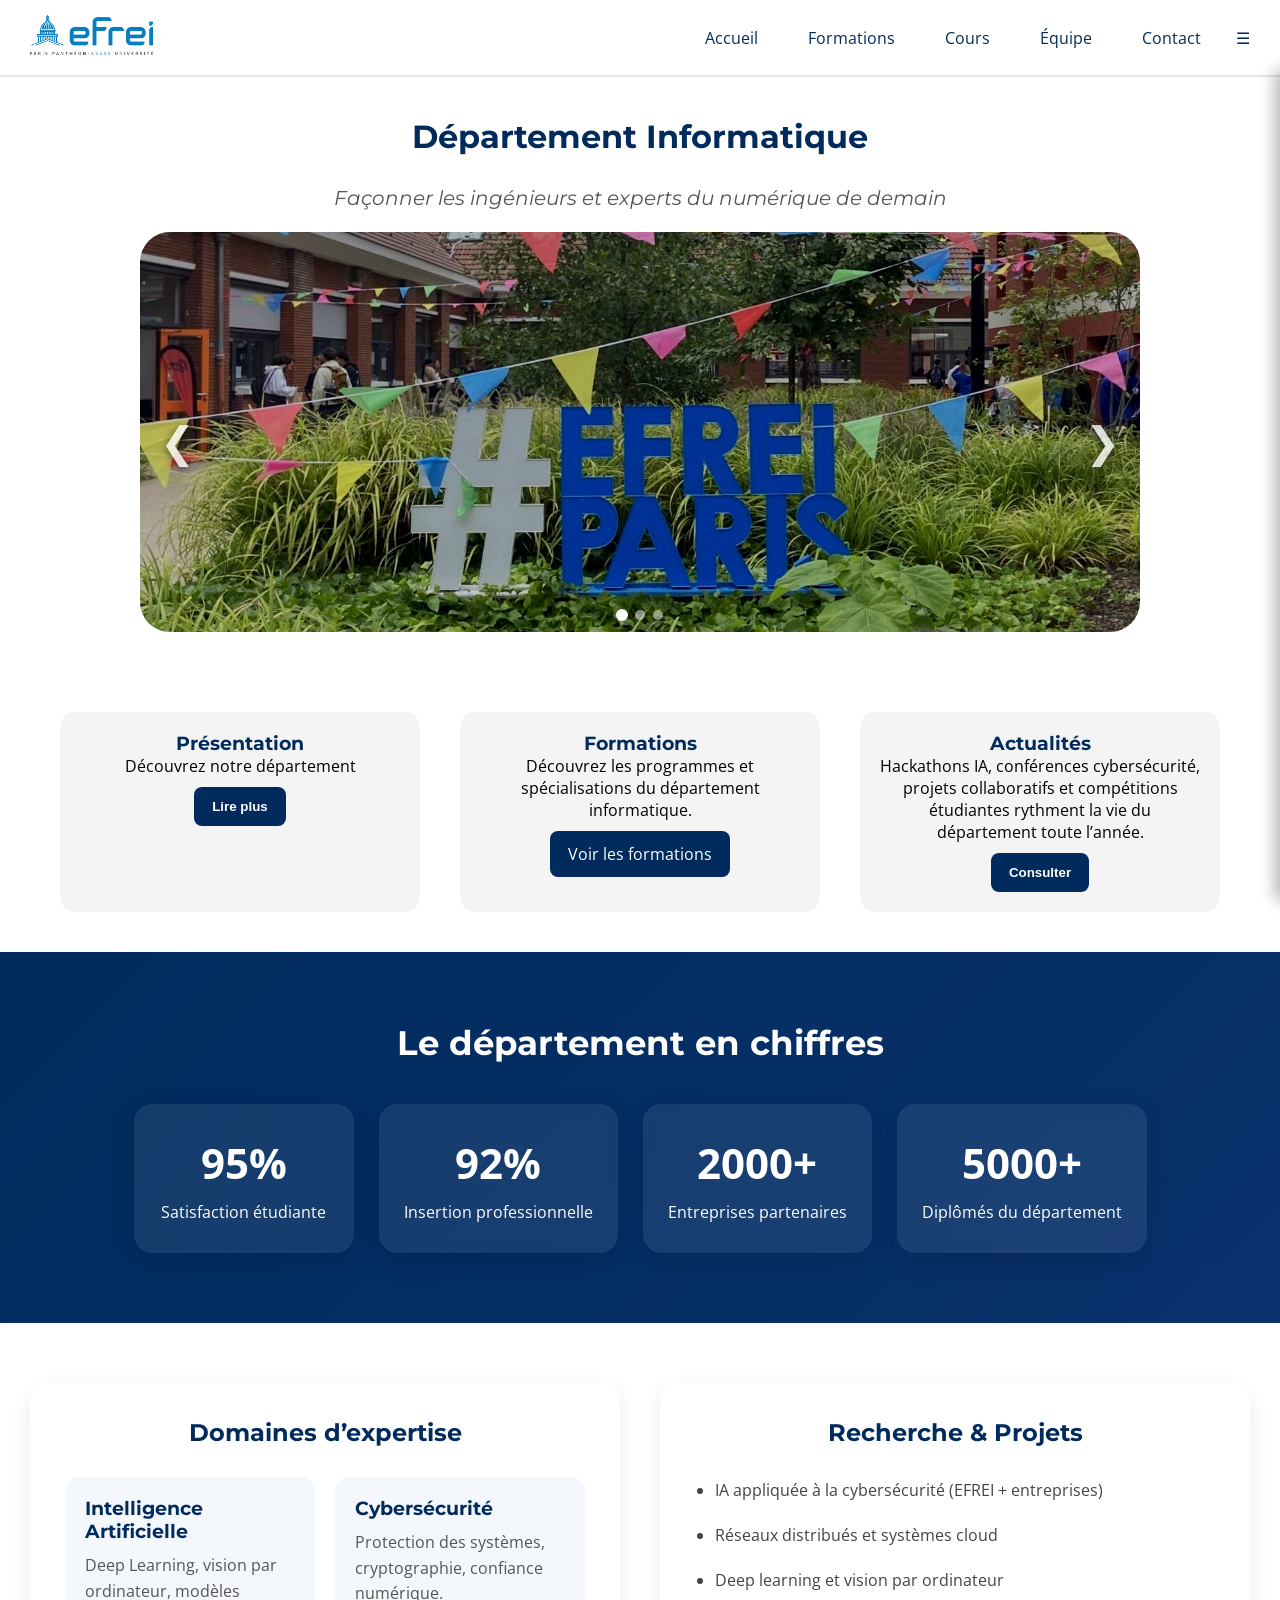
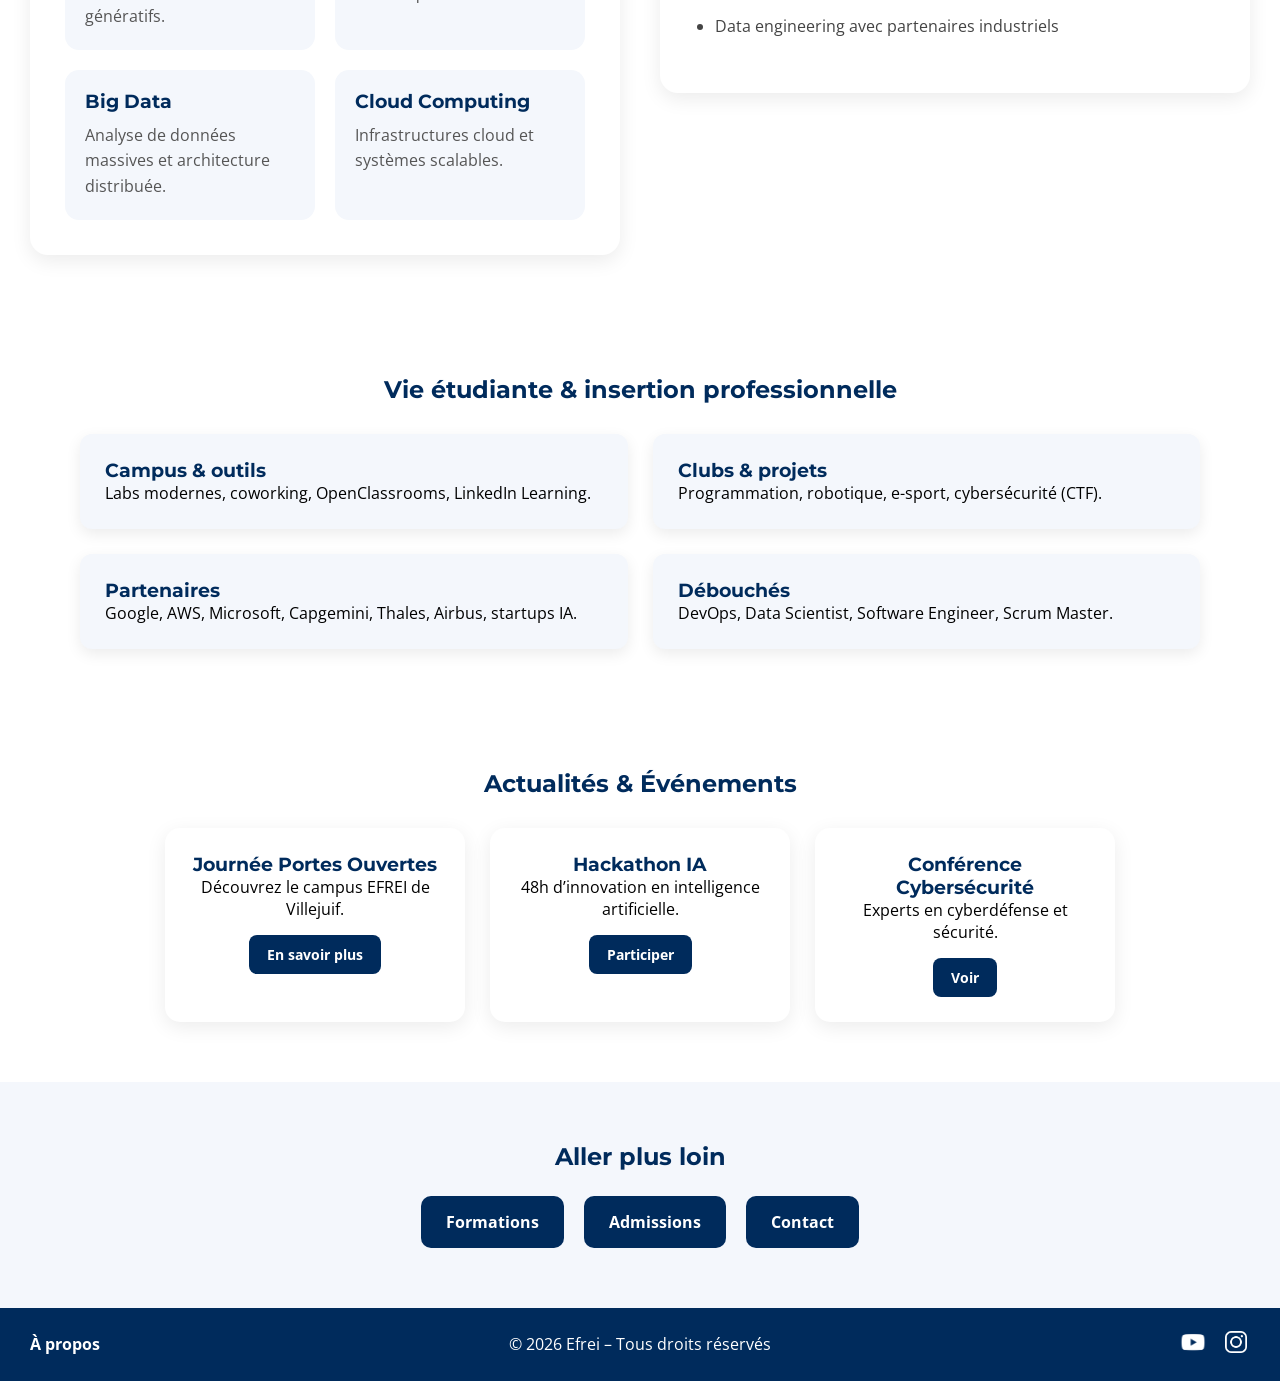
<file: sitewebEfrei/accueil.html>
<!DOCTYPE html>
<html lang="fr">
<head>
    <meta charset="UTF-8">
    <meta name="viewport" content="width=device-width, initial-scale=1.0">
    <title>Accueil</title>

    <link rel="stylesheet" href="../css/style.css">
    <link href="https://fonts.googleapis.com/css2?family=Montserrat:wght@500;700&family=Open+Sans:wght@300;400&display=swap" rel="stylesheet">
</head>

<body>

<header>
    <div id="sideMenu" class="side-menu">
        <a href="accueil.html">Accueil</a>
        <a href="formations.html">Formations</a>
        <a href="cours.html">Cours</a>
        <a href="equipe.html">Équipe</a>
        <a href="contact.html">Contact</a>
        <a href="apropos.html">À propos</a>
        <a href="hackathon.html">Hackathon</a>
    </div>

    <div class="logo">
        <a href="https://www.efrei.fr" target="_blank">
            <img src="../images/logo.png" alt="Logo">
        </a>
    </div>

    <nav>
        <ul>
            <li><a href="accueil.html">Accueil</a></li>
            <li><a href="formations.html">Formations</a></li>
            <li><a href="cours.html">Cours</a></li>
            <li><a href="equipe.html">Équipe</a></li>
            <li><a href="contact.html">Contact</a></li>
            <li class="menu-icon">☰</li>
        </ul>
    </nav>
</header>

<main>

<section class="hero">
    <h1>Département Informatique</h1>
    <h2>Façonner les ingénieurs et experts du numérique de demain</h2>
    <br>

    <div class="carousel">
        <button class="prev">&#10094;</button>

        <div class="slides">
            <img src="../images/slide1.jpg" class="active" alt="Campus EFREI">
            <img src="../images/slide2.webp" alt="Étudiants en informatique">
            <img src="../images/slide3.jpg" alt="Salle de cours informatique">
        </div>

        <div class="dots"></div>
        <button class="next">&#10095;</button>
    </div>
</section>

<section class="cards">

    <div class="card">
        <h3>Présentation</h3>
        <p>Découvrez notre département</p>
        <button class="open-popup"
            data-name="Présentation"
            data-subject="Département Informatique"
            data-text="Le département informatique de l'EFREI forme des experts en développement, réseaux, cybersécurité et intelligence artificielle. Les étudiants bénéficient d'un enseignement pratique et de projets concrets.">
            Lire plus
        </button>
    </div>

    <div class="card">
        <h3>Formations</h3>
        <p>Découvrez les programmes et spécialisations du département informatique.</p>

        <a href="formations.html" class="card-link-btn">
            Voir les formations
        </a>
    </div>

    <div class="card">
        <h3>Actualités</h3>
        <p>Hackathons IA, conférences cybersécurité, projets collaboratifs et compétitions étudiantes rythment la vie du département toute l’année.</p>

        <button class="open-popup"
            data-name="Actualités"
            data-subject="Événements & Projets"

            data-text="Les étudiants participent à des projets pédagogiques concrets en partenariat avec des entreprises du numérique. Hackathons, ateliers d’innovation, développement d’applications, cybersécurité, intelligence artificielle et compétitions techniques permettent de travailler sur des problématiques réelles tout en développant des compétences professionnelles et collaboratives.">
            
            Consulter
        </button>
    </div>

</section>

<section class="stats">
    <h2 class="stats-title">Le département en chiffres</h2>

    <div class="stats-container">

        <div class="stat-card">
            <span class="stat-number">95%</span>
            <p>Satisfaction étudiante</p>
        </div>

        <div class="stat-card">
            <span class="stat-number">92%</span>
            <p>Insertion professionnelle</p>
        </div>

        <div class="stat-card">
            <span class="stat-number">2000+</span>
            <p>Entreprises partenaires</p>
        </div>

        <div class="stat-card">
            <span class="stat-number">5000+</span>
            <p>Diplômés du département</p>
        </div>

    </div>
</section>

<section class="research-container">

    <div class="expertise">
        <h2>Domaines d’expertise</h2>

        <div class="expertise-grid">

            <div class="expertise-card">
                <h3>Intelligence Artificielle</h3>
                <p>Deep Learning, vision par ordinateur, modèles génératifs.</p>
            </div>

            <div class="expertise-card">
                <h3>Cybersécurité</h3>
                <p>Protection des systèmes, cryptographie, confiance numérique.</p>
            </div>

            <div class="expertise-card">
                <h3>Big Data</h3>
                <p>Analyse de données massives et architecture distribuée.</p>
            </div>

            <div class="expertise-card">
                <h3>Cloud Computing</h3>
                <p>Infrastructures cloud et systèmes scalables.</p>
            </div>

        </div>
    </div>

    <div class="research">
        <h2>Recherche & Projets</h2>

        <ul>
            <li>IA appliquée à la cybersécurité (EFREI + entreprises)</li>
            <li>Réseaux distribués et systèmes cloud</li>
            <li>Deep learning et vision par ordinateur</li>
            <li>Data engineering avec partenaires industriels</li>
        </ul>

    </div>

</section>

<section class="campus-life">

    <h2>Vie étudiante & insertion professionnelle</h2>

    <div class="campus-grid">

        <div class="campus-card">
            <h3>Campus & outils</h3>
            <p>Labs modernes, coworking, OpenClassrooms, LinkedIn Learning.</p>
        </div>

        <div class="campus-card">
            <h3>Clubs & projets</h3>
            <p>Programmation, robotique, e-sport, cybersécurité (CTF).</p>
        </div>

        <div class="campus-card">
            <h3>Partenaires</h3>
            <p>Google, AWS, Microsoft, Capgemini, Thales, Airbus, startups IA.</p>
        </div>

        <div class="campus-card">
            <h3>Débouchés</h3>
            <p>DevOps, Data Scientist, Software Engineer, Scrum Master.</p>
        </div>

    </div>

</section>

<section class="news-section">

    <h2>Actualités & Événements</h2>

    <div class="news-container">

        <div class="news-card">
            <h3>Journée Portes Ouvertes</h3>
            <p>Découvrez le campus EFREI de Villejuif.</p>
            <a href="https://www.efrei.fr/evenement/journees-portes-ouvertes/" target="_blank" class="news-btn">
                En savoir plus
            </a>
        </div>

        <div class="news-card">
            <h3>Hackathon IA</h3>
            <p>48h d’innovation en intelligence artificielle.</p>
            <a href="hackathon.html" class="news-btn">Participer</a>
        </div>

        <div class="news-card">
            <h3>Conférence Cybersécurité</h3>
            <p>Experts en cyberdéfense et sécurité.</p>
            <a href="https://www.efrei.fr/mastere-cybersecurite/" target="_blank" class="news-btn">
                Voir
            </a>
        </div>

    </div>

</section>

<section class="quick-links">

    <h2>Aller plus loin</h2>

    <div class="quick-buttons">
        <a href="formations.html" class="quick-btn">Formations</a>
        <a href="contact.html#admission" class="quick-btn">Admissions</a>
        <a href="contact.html" class="quick-btn">Contact</a>
    </div>

</section>

</main>

<div id="popup" class="popup">
    <div class="popup-content">
        <span class="close">&times;</span>

        <h2 id="popup-name">Informations</h2>
        <p class="popup-subject" id="popup-subject"></p>
        <p id="popup-text"></p>

        <a id="popup-link" class="popup-btn" href="#">Voir plus</a>
    </div>
</div>

<div id="overlay" class="overlay"></div>

<footer>

    <a href="apropos.html" class="footer-about">À propos</a>

    <p>© 2026 Efrei – Tous droits réservés</p>

    <div class="socials">
        <a href="https://www.youtube.com/efrei" target="_blank">
            <img src="../images/youtube.png" alt="YouTube">
        </a>

        <a href="https://www.instagram.com/efrei_paris/" target="_blank">
            <img src="../images/instagram.png" alt="Instagram">
        </a>
    </div>

</footer>

<script src="../js/script.js"></script>

</body>
</html>
</file>
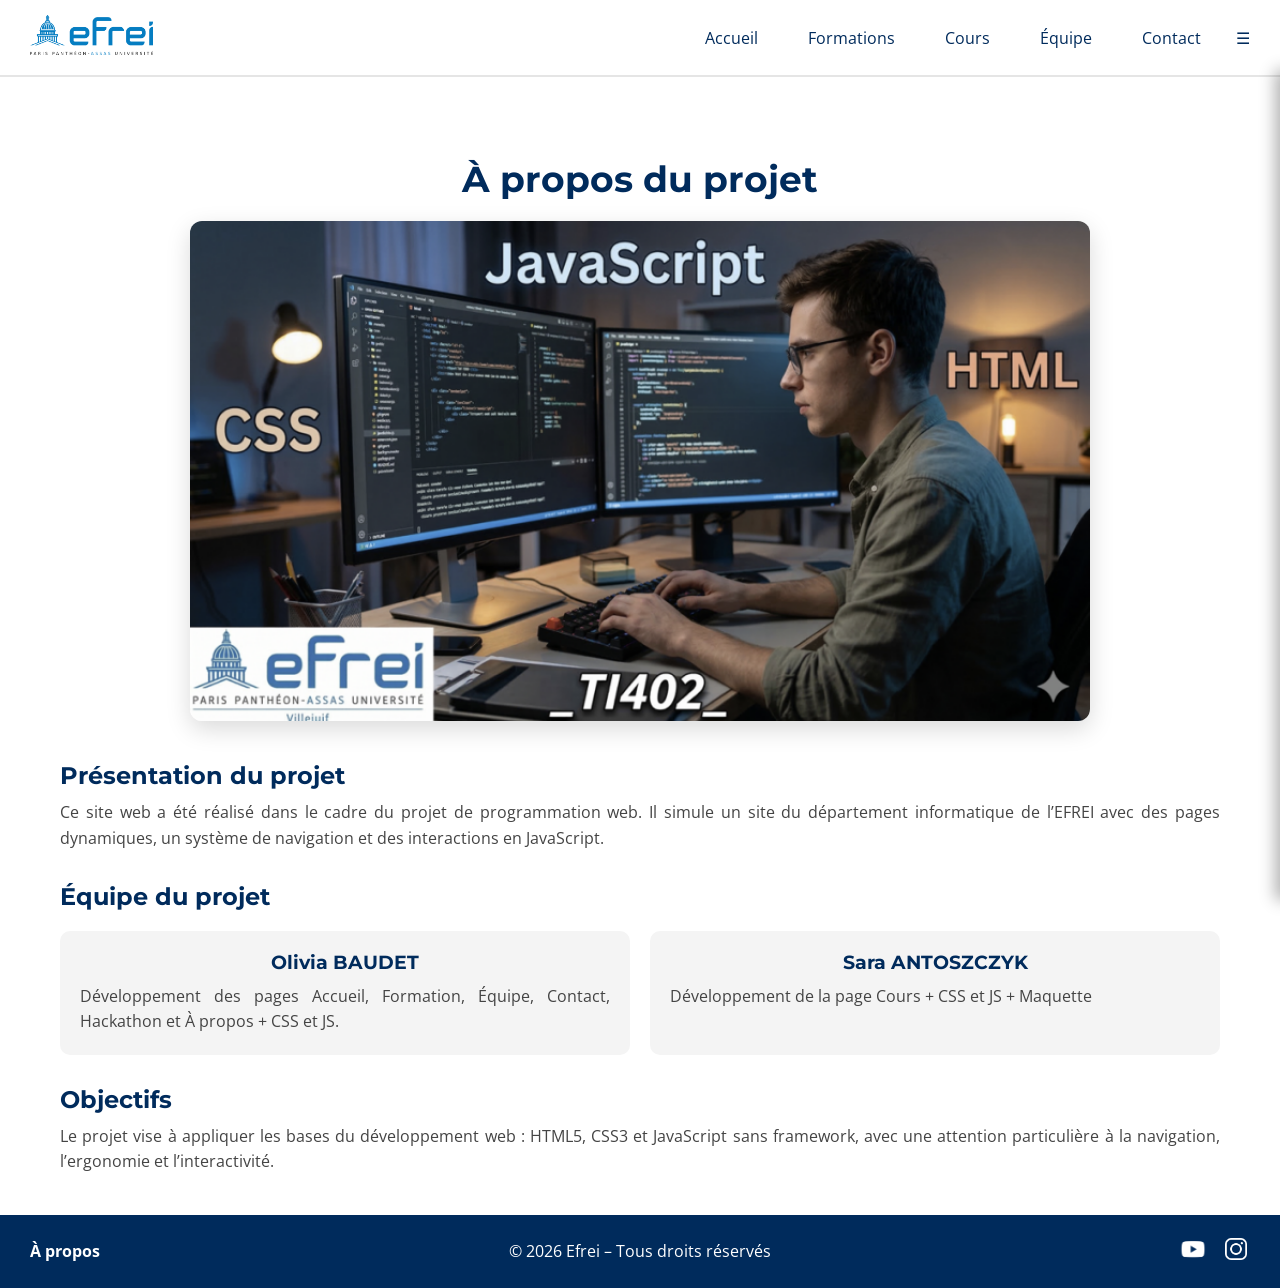
<file: sitewebEfrei/apropos.html>
<!DOCTYPE html>
<html lang="fr">
<head>
    <meta charset="UTF-8">
    <meta name="viewport" content="width=device-width, initial-scale=1.0">
    <title>À propos</title>
    <link rel="stylesheet" href="../css/style.css">
    <link href="https://fonts.googleapis.com/css2?family=Montserrat:wght@500;700&family=Open+Sans:wght@300;400&display=swap" rel="stylesheet">
</head>

<body>

   <header>
        <div id="sideMenu" class="side-menu">
            <a href="accueil.html">Accueil</a>
            <a href="formations.html">Formations</a>
            <a href="cours.html">Cours</a>
            <a href="equipe.html">Équipe</a>
            <a href="contact.html">Contact</a>
            <a href="apropos.html">À propos</a>
            <a href="hackathon.html">Hackathon</a>
        </div>

        <div class="logo">
            <a href="https://www.efrei.fr" target="_blank">
                <img src="../images/logo.png" alt="Logo">
            </a>
        </div>

        <nav>
            <ul>
                <li><a href="accueil.html">Accueil</a></li>
                <li><a href="formations.html">Formations</a></li>
                <li><a href="cours.html">Cours</a></li>
                <li><a href="equipe.html">Équipe</a></li>
                <li><a href="contact.html">Contact</a></li>
                <li class="menu-icon">☰</li>
            </ul>
        </nav>
    </header>


    <main class="about-page">

        <h1 class="team-title">À propos du projet</h1>

        <img src="../images/image_projet.png" alt="Projet EFREI" class="about-image">

        <section class="about-content">

            <h2>Présentation du projet</h2>
            <p>
                Ce site web a été réalisé dans le cadre du projet de programmation web.
                Il simule un site du département informatique de l’EFREI avec des pages dynamiques,
                un système de navigation et des interactions en JavaScript.
            </p>

            <h2>Équipe du projet</h2>

            <div class="about-team">
                <div class="about-card">
                    <h3>Olivia BAUDET</h3>
                    <p>Développement des pages Accueil, Formation, Équipe, Contact, Hackathon et À propos + CSS et JS.</p>
                </div>

                <div class="about-card">
                    <h3>Sara ANTOSZCZYK</h3>
                    <p>Développement de la page Cours + CSS et JS + Maquette</p>
                </div>
            </div>

            <h2>Objectifs</h2>
            <p>
                Le projet vise à appliquer les bases du développement web :
                HTML5, CSS3 et JavaScript sans framework, avec une attention particulière
                à la navigation, l’ergonomie et l’interactivité.
            </p>
            

        </section>

    </main>

    <div id="overlay" class="overlay"></div>

    <footer>

        <a href="apropos.html" class="footer-about">À propos</a>

        <p>© 2026 Efrei – Tous droits réservés</p>

        <div class="socials">
            <a href="https://www.youtube.com/efrei" target="_blank">
                <img src="../images/youtube.png" alt="YouTube">
            </a>

            <a href="https://www.instagram.com/efrei_paris/" target="_blank">
                <img src="../images/instagram.png" alt="Instagram">
            </a>
        </div>

    </footer>

    <script src="../js/script.js"></script>

</body>
</html>
</file>
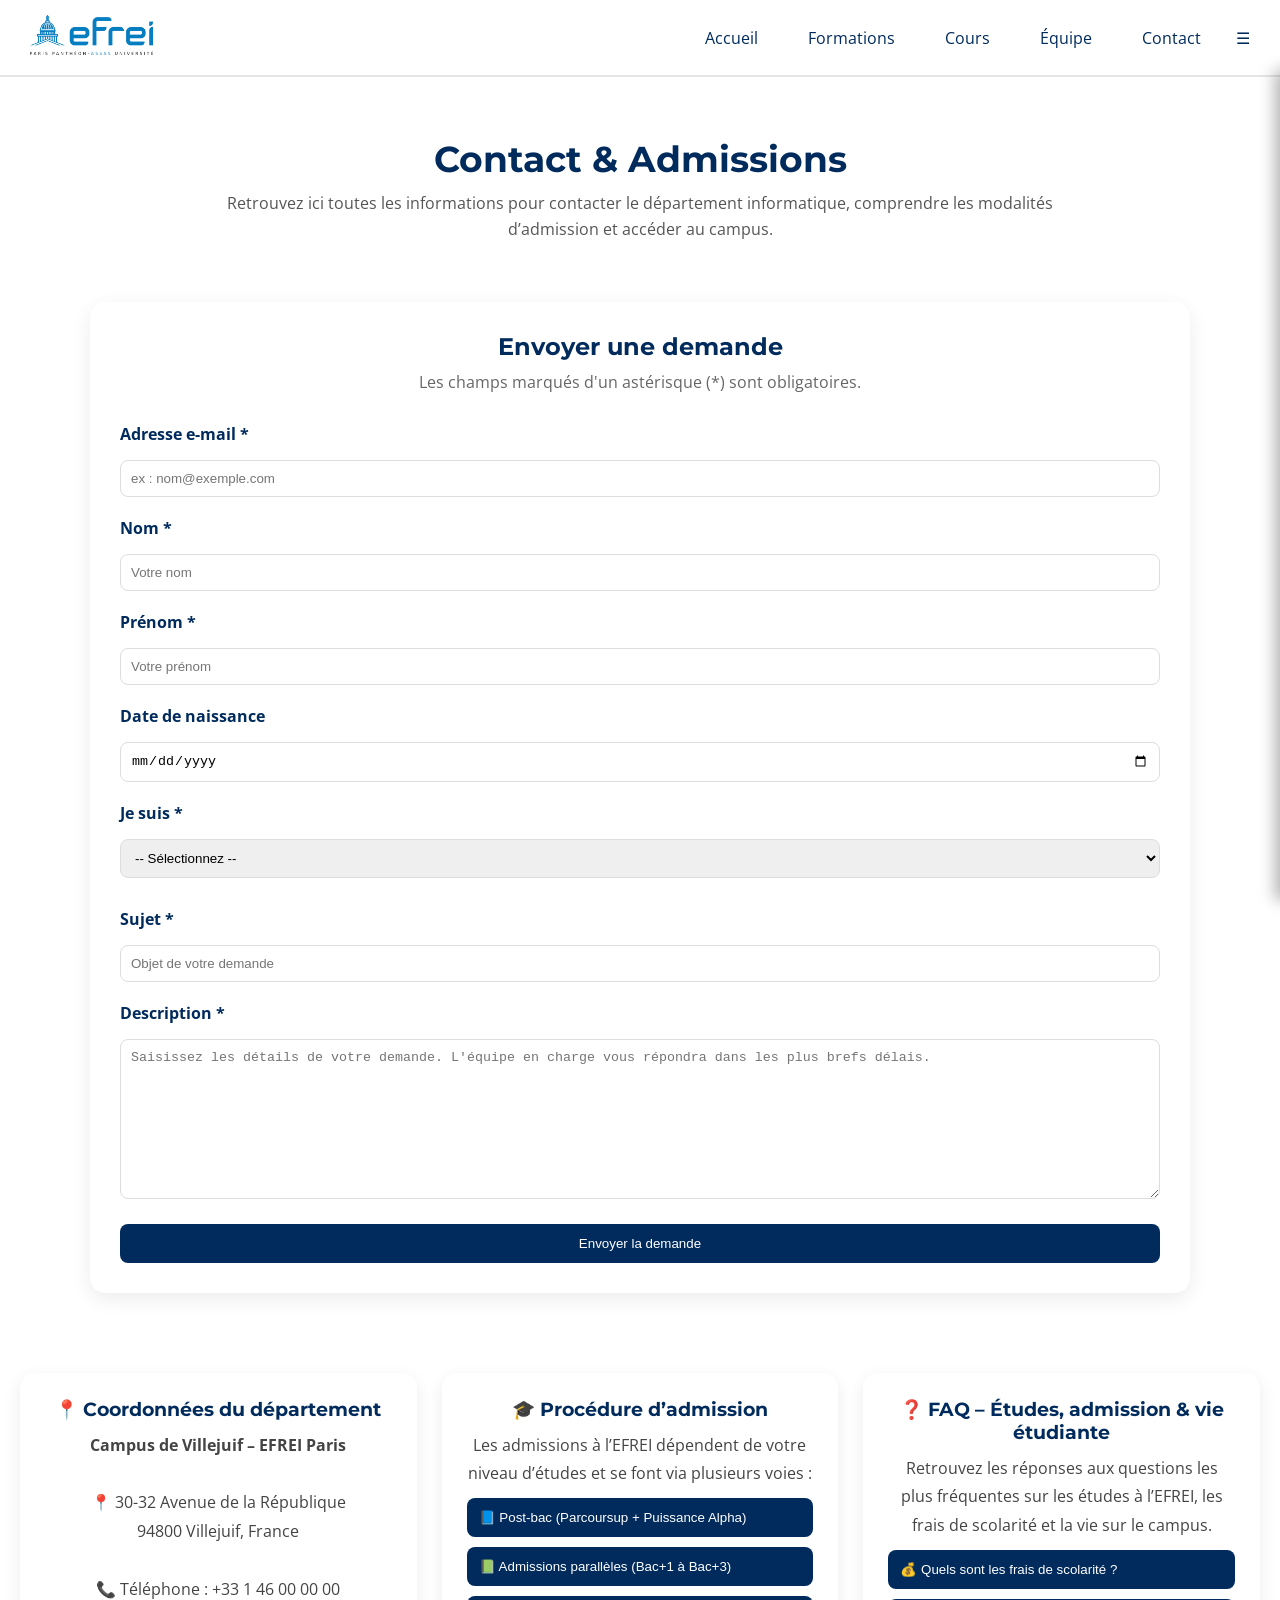
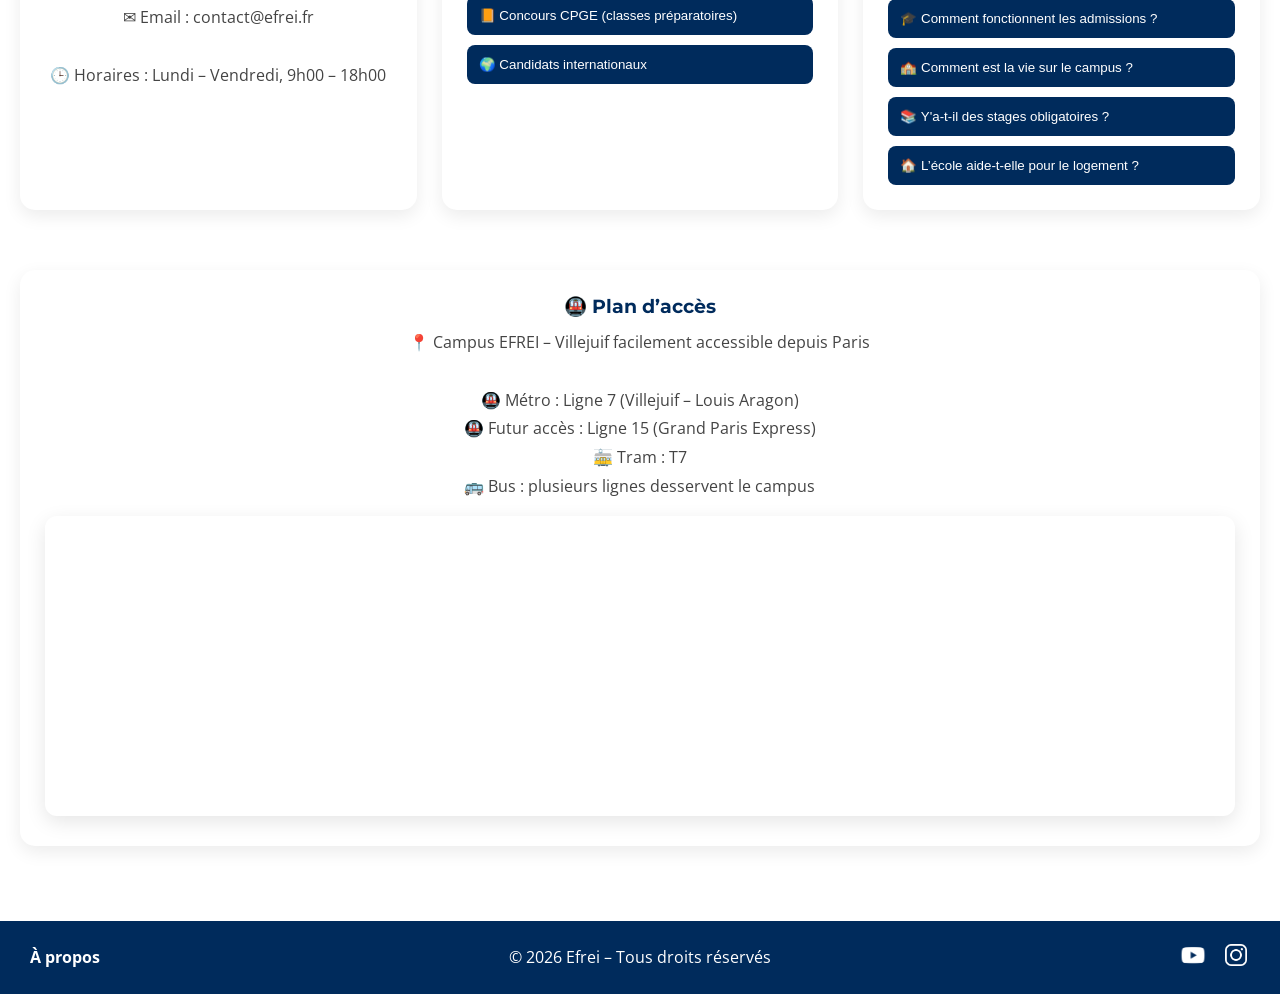
<file: sitewebEfrei/contact.html>
<!DOCTYPE html>
<html lang="fr">
<head>
    <meta charset="UTF-8">
    <meta name="viewport" content="width=device-width, initial-scale=1.0">
    <title>Contact</title>
    <link rel="stylesheet" href="../css/style.css">
    <link href="https://fonts.googleapis.com/css2?family=Montserrat:wght@500;700&family=Open+Sans:wght@300;400&display=swap" rel="stylesheet">
</head>

<body>
    <header>
        <div id="sideMenu" class="side-menu">
            <a href="accueil.html">Accueil</a>
            <a href="formations.html">Formations</a>
            <a href="cours.html">Cours</a>
            <a href="equipe.html">Équipe</a>
            <a href="contact.html">Contact</a>
            <a href="apropos.html">À propos</a>
            <a href="hackathon.html">Hackathon</a>
        </div>

        <div class="logo">
            <a href="https://www.efrei.fr" target="_blank">
                <img src="../images/logo.png" alt="Logo">
            </a>
        </div>

        <nav>
            <ul>
                <li><a href="accueil.html">Accueil</a></li>
                <li><a href="formations.html">Formations</a></li>
                <li><a href="cours.html">Cours</a></li>
                <li><a href="equipe.html">Équipe</a></li>
                <li><a href="contact.html">Contact</a></li>
                <li class="menu-icon">☰</li>
            </ul>
        </nav>
    </header>

    <main>

        <section class="contact-header">

            <h1>Contact & Admissions</h1>

            <p>
                Retrouvez ici toutes les informations pour contacter le département informatique,
                comprendre les modalités d’admission et accéder au campus.
            </p>

        </section>

        <!-- FORMULAIRE -->
        <section class="contact-container">

            <div class="contact-card">

                <h2>Envoyer une demande</h2>

                <p class="subtitle">
                    Les champs marqués d'un astérisque (*) sont obligatoires.
                </p>

                <form id="contactForm">

                    <label>Adresse e-mail *</label>
                    <input type="email" placeholder="ex : nom@exemple.com" required>

                    <label>Nom *</label>
                    <input type="text" placeholder="Votre nom" required>

                    <label>Prénom *</label>
                    <input type="text" placeholder="Votre prénom" required>

                    <label>Date de naissance</label>
                    <input type="date">

                    <label>Je suis *</label>
                    <select required>
                        <option value="">-- Sélectionnez --</option>
                        <option>Intéressé par l'école</option>
                        <option>Candidat - suivi du dossier de candidature</option>
                        <option>Candidat - via parcoursup</option>
                        <option>Un nouvel inscrit à l'Efrei</option>
                        <option>Étudiant à l'Efrei depuis plus d'un an</option>
                        <option>Un ancien étudiant de l'Efrei et je souhaite récupérer mon diplôme</option>
                        <option>Une entreprise</option>
                        <option>Tuteur d'un étudiant</option>
                        <option>Autre</option>
                    </select>

                    <label>Sujet *</label>
                    <input type="text" placeholder="Objet de votre demande" required>

                    <label>Description *</label>
                    <textarea placeholder="Saisissez les détails de votre demande. L'équipe en charge vous répondra dans les plus brefs délais." required></textarea>

                    <button type="submit">Envoyer la demande</button>

                </form>

            </div>
        </section>

        <section class="contact-info-bottom">

            <div class="info-box">

                <h3>📍 Coordonnées du département</h3>

                <p>
                    <strong>Campus de Villejuif – EFREI Paris</strong><br><br>

                    📍 30-32 Avenue de la République<br>
                    94800 Villejuif, France<br><br>

                    📞 Téléphone : +33 1 46 00 00 00<br>
                    ✉ Email : contact@efrei.fr<br><br>

                    🕒 Horaires : Lundi – Vendredi, 9h00 – 18h00
                </p>

            </div>

            <div id="admission" class="info-box">

                <h3>🎓 Procédure d’admission</h3>

                <p>
                    Les admissions à l’EFREI dépendent de votre niveau d’études et se font via plusieurs voies :
                </p>

                <div class="accordion">

                    <button class="accordion-btn">📘 Post-bac (Parcoursup + Puissance Alpha)</button>
                    <div class="accordion-content">
                        <p>
                            Les élèves de Terminale générale et STI2D doivent candidater sur <strong>Parcoursup</strong> et choisir le concours <strong>Puissance Alpha</strong>.<br><br>

                            La sélection repose sur :
                            <br>• Étude du dossier scolaire
                            <br>• Épreuves écrites du concours
                            <br><br>

                            Ce parcours permet d’intégrer la <strong>classe préparatoire intégrée</strong> de l’EFREI.
                        </p>
                    </div>

                    <button class="accordion-btn">📗 Admissions parallèles (Bac+1 à Bac+3)</button>
                    <div class="accordion-content">
                        <p>
                            Les étudiants en université, BTS, BUT ou école d’ingénieur peuvent intégrer l’EFREI via le concours <strong>Puissance Alpha Rebond</strong>.<br><br>

                            Processus :
                            <br>• Dossier académique
                            <br>• Entretien de motivation<br><br>

                            L’intégration se fait en cycle ingénieur (Bac+2 ou Bac+3 selon profil).
                        </p>
                    </div>

                    <button class="accordion-btn">📙 Concours CPGE (classes préparatoires)</button>
                    <div class="accordion-content">
                        <p>
                            Les étudiants issus de classes préparatoires scientifiques passent le concours <strong>Puissance Alpha CPGE</strong> via le portail SCEI.<br><br>

                            Évaluation :
                            <br>• Épreuves écrites
                            <br>• Classement national du concours
                        </p>
                    </div>

                    <button class="accordion-btn">🌍 Candidats internationaux</button>
                    <div class="accordion-content">
                        <p>
                            Les étudiants étrangers peuvent candidater via Parcoursup ou directement selon leur pays d’origine.<br><br>

                            Une attention particulière est portée à :
                            <br>• Résultats académiques
                            <br>• Niveau de langue
                            <br>• Motivation et projet professionnel
                        </p>
                    </div>

                </div>

            </div>

            <div class="info-box">

                <h3>❓ FAQ – Études, admission & vie étudiante</h3>

                <p>
                    Retrouvez les réponses aux questions les plus fréquentes sur les études à l’EFREI,
                    les frais de scolarité et la vie sur le campus.
                </p>

                <div class="accordion">

                    <button class="accordion-btn">💰 Quels sont les frais de scolarité ?</button>
                    <div class="accordion-content">
                        <p>
                            Les frais de scolarité à l’EFREI varient selon le programme et le niveau d’études.<br><br>

                            📘 Programme Grande École (cycle ingénieur) : environ <strong>11 000 € à 11 500 € par an</strong><br>
                            📗 Bachelors : environ <strong>7 000 € à 9 000 € par an</strong><br>
                            📙 Masters / spécialisations : environ <strong>10 000 € à 11 000 € par an</strong><br><br>

                            👉 En alternance, les frais sont généralement <strong>pris en charge par l’entreprise</strong>.<br><br>

                            💡 Des aides existent : bourses, financement bancaire et dispositifs de soutien aux étudiants.
                        </p>
                    </div>

                    <button class="accordion-btn">🎓 Comment fonctionnent les admissions ?</button>
                    <div class="accordion-content">
                        <p>
                            Les admissions se font selon plusieurs voies :<br><br>

                            • Post-bac via Parcoursup et le concours Puissance Alpha<br>
                            • Admissions parallèles (Bac+1 à Bac+3) sur dossier et entretien<br>
                            • Concours pour les classes préparatoires (CPGE)<br>
                            • Candidats internationaux selon leur parcours<br><br>

                            Chaque candidature est étudiée sur le dossier académique et la motivation.
                        </p>
                    </div>

                    <button class="accordion-btn">🏫 Comment est la vie sur le campus ?</button>
                    <div class="accordion-content">
                        <p>
                            La vie étudiante à l’EFREI est dynamique et très active :<br><br>

                            • Associations étudiantes<br>
                            • Hackathons et projets tech<br>
                            • Événements étudiants réguliers<br>
                            • Vie de campus à Villejuif près de Paris<br><br>

                            Les étudiants participent aussi à de nombreux projets en groupe tout au long de l’année.
                        </p>
                    </div>

                    <button class="accordion-btn">📚 Y'a-t-il des stages obligatoires ?</button>
                    <div class="accordion-content">
                        <p>
                            Oui, les stages sont obligatoires dans la plupart des cursus.<br><br>

                            Ils permettent aux étudiants d’acquérir une expérience professionnelle
                            en entreprise dès les premières années et jusqu’au cycle ingénieur.
                        </p>
                    </div>

                    <button class="accordion-btn">🏠 L’école aide-t-elle pour le logement ?</button>
                    <div class="accordion-content">
                        <p>
                            L’EFREI ne propose pas de campus résidentiel, mais aide les étudiants à trouver un logement.<br><br>

                            Des partenariats avec des résidences étudiantes et plateformes de logement sont disponibles
                            pour faciliter l’installation en région parisienne.
                        </p>
                    </div>

                </div>

            </div>

            <div class="info-box">

                <h3>🚇 Plan d’accès</h3>

                <p>
                    📍 Campus EFREI – Villejuif facilement accessible depuis Paris<br><br>

                    🚇 Métro : Ligne 7 (Villejuif – Louis Aragon)<br>
                    🚇 Futur accès : Ligne 15 (Grand Paris Express)<br>
                    🚋 Tram : T7<br>
                    🚌 Bus : plusieurs lignes desservent le campus
                </p>

                <div class="map-container">
                    <iframe
                        src="https://www.google.com/maps?q=EFREI%20Paris%20Villejuif&output=embed"
                        width="600"
                        height="300"
                        allowfullscreen=""
                        loading="lazy">
                    </iframe>
                </div>

            </div>

        </section>

    </main>

    <div id="overlay" class="overlay"></div>

    <footer>

        <a href="apropos.html" class="footer-about">À propos</a>

        <p>© 2026 Efrei – Tous droits réservés</p>

        <div class="socials">
            <a href="https://www.youtube.com/efrei" target="_blank">
                <img src="../images/youtube.png" alt="YouTube">
            </a>

            <a href="https://www.instagram.com/efrei_paris/" target="_blank">
                <img src="../images/instagram.png" alt="Instagram">
            </a>
        </div>

    </footer>

    <script src="../js/script.js"></script>

</body>
</html>
</file>
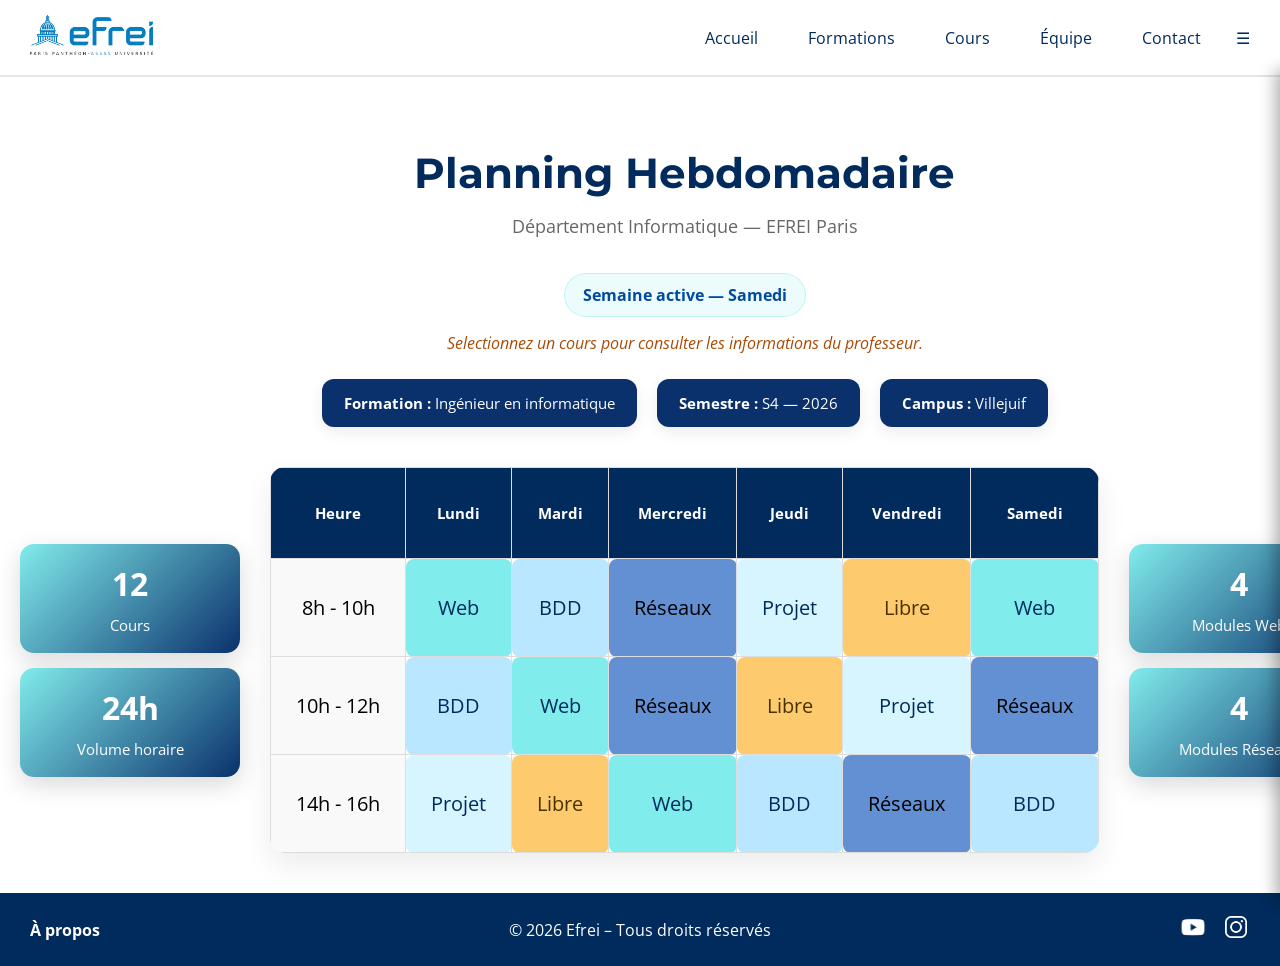
<file: sitewebEfrei/cours.html>
<!DOCTYPE html>
<html lang="fr">
<head>
    <meta charset="UTF-8">
    <meta name="viewport" content="width=device-width, initial-scale=1.0">
    <title>Cours</title>
    <link rel="stylesheet" href="../css/style.css">
    <link href="https://fonts.googleapis.com/css2?family=Montserrat:wght@500;700&family=Open+Sans:wght@300;400&display=swap" rel="stylesheet">
</head>

<body>

    <header>
        <div id="sideMenu" class="side-menu">
            <a href="accueil.html">Accueil</a>
            <a href="formations.html">Formations</a>
            <a href="cours.html">Cours</a>
            <a href="equipe.html">Équipe</a>
            <a href="contact.html">Contact</a>
            <a href="apropos.html">À propos</a>
            <a href="hackathon.html">Hackathon</a>
        </div>

        <div class="logo">
            <a href="https://www.efrei.fr" target="_blank">
                <img src="../images/logo.png" alt="Logo">
            </a>
        </div>

        <nav>
            <ul>
                <li><a href="accueil.html">Accueil</a></li>
                <li><a href="formations.html">Formations</a></li>
                <li><a href="cours.html">Cours</a></li>
                <li><a href="equipe.html">Équipe</a></li>
                <li><a href="contact.html">Contact</a></li>
                <li class="menu-icon">☰</li>
            </ul>
        </nav>
    </header>

    <main class="courses">
        <section class="planning-top">
        <div class="planning-header">
            <h1>Planning Hebdomadaire</h1>
            <p class="planning-subtitle">
                Département Informatique — EFREI Paris
            </p>
            <div class="today-badge" id="todayBadge">
                Semaine active —
            </div>
            <p class="info-planning">
                Selectionnez un cours pour consulter les informations du professeur.
            </p>
            <div class="planning-summary">
                <div class="summary-item">
                    <strong>Formation :</strong>
                    Ingénieur en informatique
                </div>
                <div class="summary-item">
                    <strong>Semestre :</strong>
                    S4 — 2026
                </div>
                <div class="summary-item">
                    <strong>Campus :</strong>
                    Villejuif
                </div>
            </div>
            </div>
        <div class="planning-layout">
            <div class="planning-stats left">
                <div class="stat-card">
                    <span class="stat-number">12</span>
                    <span class="stat-label">Cours</span>
                </div>
                <div class="stat-card">
                    <span class="stat-number">24h</span>
                    <span class="stat-label">Volume horaire</span>
                </div>
            </div>
            <table class="planning">
                <thead>
                    <tr>
                        <th>Heure</th>
                        <th>Lundi</th>
                        <th>Mardi</th>
                        <th>Mercredi</th>
                        <th>Jeudi</th>
                        <th>Vendredi</th>
                        <th>Samedi</th>
                    </tr>
                </thead>

                <tbody>
                    <tr>
                        <td>8h - 10h</td>

                        <td class="course web open-popup"
                            data-name="Programmation Web"
                            data-subject="Professeur : Jacques Augustin"
                            data-text="Salle B001"
                            data-email="jacques.augustin@efrei.fr"
                            data-link="equipe.html">
                            Web
                        </td>
                        <td class="course bdd open-popup"
                            data-name="Base de données"
                            data-subject="Professeure : Malika Charrad"
                            data-text="Salle H105"
                            data-email="malika.charrad@efrei.fr"
                            data-link="equipe.html">
                            BDD
                        </td>
                        <td class="course reseaux open-popup"
                            data-name="Réseaux"
                            data-subject="Professeur : Youssef Ait El Mahjoub"
                            data-text="Salle H109"
                            data-email="youssef.aitelmahjoub@efrei.fr"
                            data-link="equipe.html">
                            Réseaux
                        </td>
                        <td class="course projet">Projet</td>
                        <td class="course libre">Libre</td>
                        <td class="course web open-popup"
                            data-name="Programmation Web"
                            data-subject="Professeur : Jacques Augustin"
                            data-email="jacques.augustin@efrei.fr"
                            data-text="Salle B001"
                            data-link="equipe.html">
                            Web
                        </td>
                    </tr>
                    <tr>
                        <td>10h - 12h</td>

                        <td class="course bdd open-popup"
                            data-name="Base de données"
                            data-subject="Professeure : Malika Charrad"
                            data-text="Salle H105"
                            data-email="malika.charrad@efrei.fr"
                            data-link="equipe.html">
                            BDD
                        </td>
                        <td class="course web open-popup"
                            data-name="Programmation Web"
                            data-subject="Professeur : Jacques Augustin"
                            data-text="Salle B001"
                            data-email="jacques.augustin@efrei.fr"
                            data-link="equipe.html">
                            Web
                        </td>
                        <td class="course reseaux open-popup"
                            data-name="Réseaux"
                            data-subject="Professeur : Youssef Ait El Mahjoub"
                            data-text="Salle H109"
                            data-email="youssef.aitelmahjoub@efrei.fr"
                            data-link="equipe.html">
                            Réseaux
                        </td>
                        <td class="course libre">Libre</td>
                        <td class="course projet">Projet</td>
                        <td class="course reseaux open-popup"
                            data-name="Réseaux"
                            data-subject="Professeur : Youssef Ait El Mahjoub"
                            data-text="Salle H109"
                            data-email="youssef.aitelmahjoub@efrei.fr"
                            data-link="equipe.html">
                            Réseaux
                        </td>
                    </tr>
                    <tr>
                        <td>14h - 16h</td>

                        <td class="course projet">Projet</td>
                        <td class="course libre">Libre</td>
                        <td class="course web open-popup"
                            data-name="Programmation Web"
                            data-subject="Professeur : Jacques Augustin"
                            data-text="Salle B001"
                            data-email="jacques.augustin@efrei.fr"
                            data-link="equipe.html">
                            Web
                        </td>
                        <td class="course bdd open-popup"
                            data-name="Base de données"
                            data-subject="Professeure : Malika Charrad"
                            data-text="Salle H105"
                            data-email="malika.charrad@efrei.fr"
                            data-link="equipe.html">
                            BDD
                        </td>
                        <td class="course reseaux open-popup"
                            data-name="Réseaux"
                            data-subject="Professeur : Youssef Ait El Mahjoub"
                            data-text="Salle H109"
                            data-email="youssef.aitelmahjoub@efrei.fr"
                            data-link="equipe.html">
                            Réseaux
                        </td>
                        <td class="course bdd open-popup"
                            data-name="Base de données"
                            data-subject="Professeure : Malika Charrad"
                            data-text="Salle H105"
                            data-email="malika.charrad@efrei.fr"
                            data-link="equipe.html">
                            BDD
                        </td>
                    </tr>
                </tbody>
            </table>
            <div class="planning-stats right">
                <div class="stat-card">
                    <span class="stat-number">4</span>
                    <span class="stat-label">Modules Web</span>
                </div>
                <div class="stat-card">
                    <span class="stat-number">4</span>
                    <span class="stat-label">Modules Réseaux</span>
                </div>
            </div>
        </div>
        </section>
    </main>

    <div id="overlay" class="overlay"></div>

  <div id="popup" class="popup">
    <div class="popup-content">

        <span class="close">&times;</span>

        <h2 id="popup-name">Informations</h2>

        <p id="popup-subject"></p>
        <p id="popup-text"></p>

        <p id="popup-email-container">
            <strong>Email :</strong>
            <span id="popup-email"></span>
        </p>

        <a id="popup-link" class="popup-btn" href="#">
            Voir plus
        </a>

    </div>
</div>

<script src="../js/script.js"></script>

    <footer>

        <a href="apropos.html" class="footer-about">À propos</a>

        <p>© 2026 Efrei – Tous droits réservés</p>

        <div class="socials">
            <a href="https://www.youtube.com/efrei" target="_blank">
                <img src="../images/youtube.png" alt="YouTube">
            </a>

            <a href="https://www.instagram.com/efrei_paris/" target="_blank">
                <img src="../images/instagram.png" alt="Instagram">
            </a>
        </div>

    </footer>


    
</body>
</html>
</file>
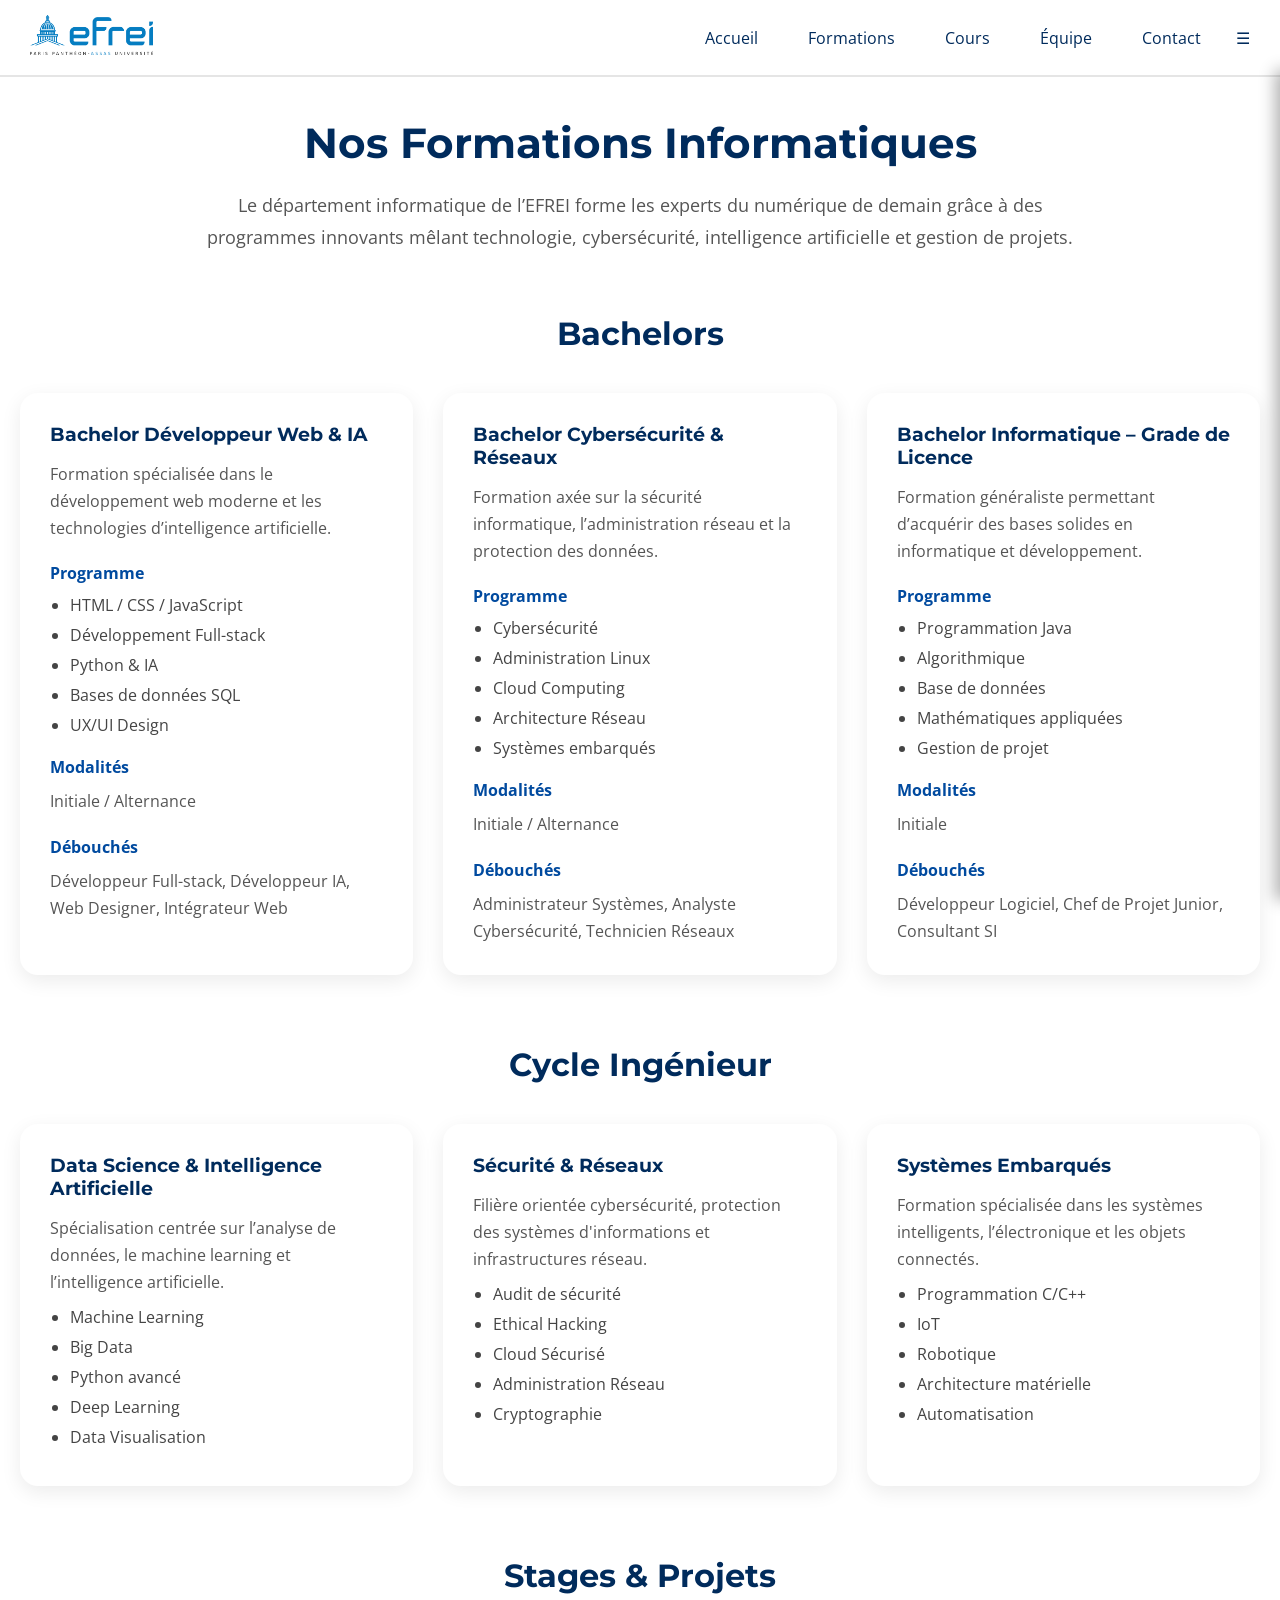
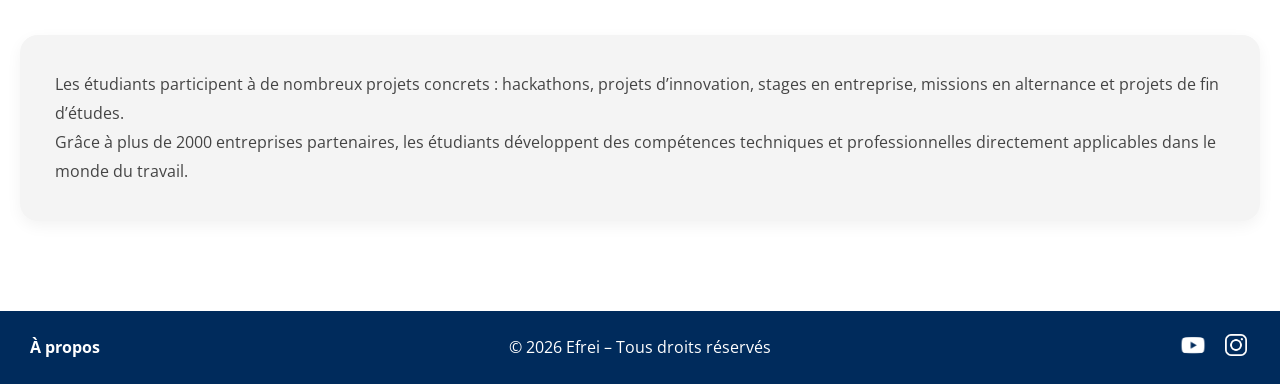
<file: sitewebEfrei/formations.html>
<!DOCTYPE html>
<html lang="fr">
<head>
    <meta charset="UTF-8">
    <meta name="viewport" content="width=device-width, initial-scale=1.0">

    <title>Formations</title>

    <link rel="stylesheet" href="../css/style.css">

    <link href="https://fonts.googleapis.com/css2?family=Montserrat:wght@500;700&family=Open+Sans:wght@300;400&display=swap" rel="stylesheet">
</head>

<body>
    <header>
        <div id="sideMenu" class="side-menu">
            <a href="accueil.html">Accueil</a>
            <a href="formations.html">Formations</a>
            <a href="cours.html">Cours</a>
            <a href="equipe.html">Équipe</a>
            <a href="contact.html">Contact</a>
            <a href="apropos.html">À propos</a>
            <a href="hackathon.html">Hackathon</a>
        </div>

        <div class="logo">
            <a href="https://www.efrei.fr" target="_blank">
                <img src="../images/logo.png" alt="Logo">
            </a>
        </div>

        <nav>
            <ul>
                <li><a href="accueil.html">Accueil</a></li>
                <li><a href="formations.html">Formations</a></li>
                <li><a href="cours.html">Cours</a></li>
                <li><a href="equipe.html">Équipe</a></li>
                <li><a href="contact.html">Contact</a></li>
                <li class="menu-icon">☰</li>
            </ul>
        </nav>
    </header>

    <main class="formations-page">

        <section class="formations-hero">

            <h1>Nos Formations Informatiques</h1>

            <p>
                Le département informatique de l’EFREI forme les experts du numérique
                de demain grâce à des programmes innovants mêlant technologie,
                cybersécurité, intelligence artificielle et gestion de projets.
            </p>

        </section>

        <section class="formations-section">

            <h2 class="formations-title">Bachelors</h2>

            <div class="formations-grid">

                <div class="formation-card">

                    <h3>Bachelor Développeur Web & IA</h3>

                    <p>
                        Formation spécialisée dans le développement web moderne
                        et les technologies d’intelligence artificielle.
                    </p>

                    <h4>Programme</h4>

                    <ul>
                        <li>HTML / CSS / JavaScript</li>
                        <li>Développement Full-stack</li>
                        <li>Python & IA</li>
                        <li>Bases de données SQL</li>
                        <li>UX/UI Design</li>
                    </ul>

                    <h4>Modalités</h4>

                    <p>Initiale / Alternance</p>

                    <h4>Débouchés</h4>

                    <p>
                        Développeur Full-stack, Développeur IA,
                        Web Designer, Intégrateur Web
                    </p>

                </div>

                <div class="formation-card">

                    <h3>Bachelor Cybersécurité & Réseaux</h3>

                    <p>
                        Formation axée sur la sécurité informatique,
                        l’administration réseau et la protection des données.
                    </p>

                    <h4>Programme</h4>

                    <ul>
                        <li>Cybersécurité</li>
                        <li>Administration Linux</li>
                        <li>Cloud Computing</li>
                        <li>Architecture Réseau</li>
                        <li>Systèmes embarqués</li>
                    </ul>

                    <h4>Modalités</h4>

                    <p>Initiale / Alternance</p>

                    <h4>Débouchés</h4>

                    <p>
                        Administrateur Systèmes,
                        Analyste Cybersécurité,
                        Technicien Réseaux
                    </p>

                </div>

                <div class="formation-card">

                    <h3>Bachelor Informatique – Grade de Licence</h3>

                    <p>
                        Formation généraliste permettant d’acquérir
                        des bases solides en informatique et développement.
                    </p>

                    <h4>Programme</h4>

                    <ul>
                        <li>Programmation Java</li>
                        <li>Algorithmique</li>
                        <li>Base de données</li>
                        <li>Mathématiques appliquées</li>
                        <li>Gestion de projet</li>
                    </ul>

                    <h4>Modalités</h4>

                    <p>Initiale</p>

                    <h4>Débouchés</h4>

                    <p>
                        Développeur Logiciel,
                        Chef de Projet Junior,
                        Consultant SI
                    </p>

                </div>

            </div>

        </section>

        <section class="formations-section">

            <h2 class="formations-title">Cycle Ingénieur</h2>

            <div class="formations-grid">

                <div class="formation-card">

                    <h3>Data Science & Intelligence Artificielle</h3>

                    <p>
                        Spécialisation centrée sur l’analyse de données,
                        le machine learning et l’intelligence artificielle.
                    </p>

                    <ul>
                        <li>Machine Learning</li>
                        <li>Big Data</li>
                        <li>Python avancé</li>
                        <li>Deep Learning</li>
                        <li>Data Visualisation</li>
                    </ul>

                </div>

                <div class="formation-card">

                    <h3>Sécurité & Réseaux</h3>

                    <p>
                        Filière orientée cybersécurité, protection
                        des systèmes d'informations et infrastructures réseau.
                    </p>

                    <ul>
                        <li>Audit de sécurité</li>
                        <li>Ethical Hacking</li>
                        <li>Cloud Sécurisé</li>
                        <li>Administration Réseau</li>
                        <li>Cryptographie</li>
                    </ul>

                </div>

                <div class="formation-card">

                    <h3>Systèmes Embarqués</h3>

                    <p>
                        Formation spécialisée dans les systèmes intelligents,
                        l’électronique et les objets connectés.
                    </p>

                    <ul>
                        <li>Programmation C/C++</li>
                        <li>IoT</li>
                        <li>Robotique</li>
                        <li>Architecture matérielle</li>
                        <li>Automatisation</li>
                    </ul>

                </div>

            </div>

        </section>

        <section class="formations-projects">

            <h2 class="formations-title">Stages & Projets</h2>

            <div class="project-box">

                <p>
                    Les étudiants participent à de nombreux projets concrets :
                    hackathons, projets d’innovation, stages en entreprise,
                    missions en alternance et projets de fin d’études.
                </p>

                <p>
                    Grâce à plus de 2000 entreprises partenaires,
                    les étudiants développent des compétences techniques
                    et professionnelles directement applicables dans le monde du travail.
                </p>

            </div>

        </section>

    </main>

    <div id="overlay" class="overlay"></div>

    <footer>

        <a href="apropos.html" class="footer-about">À propos</a>

        <p>© 2026 Efrei – Tous droits réservés</p>

        <div class="socials">

            <a href="https://www.youtube.com/efrei" target="_blank">
                <img src="../images/youtube.png" alt="YouTube">
            </a>

            <a href="https://www.instagram.com/efrei_paris/" target="_blank">
                <img src="../images/instagram.png" alt="Instagram">
            </a>

        </div>

    </footer>

    <script src="../js/script.js"></script>

</body>
</html>
</file>
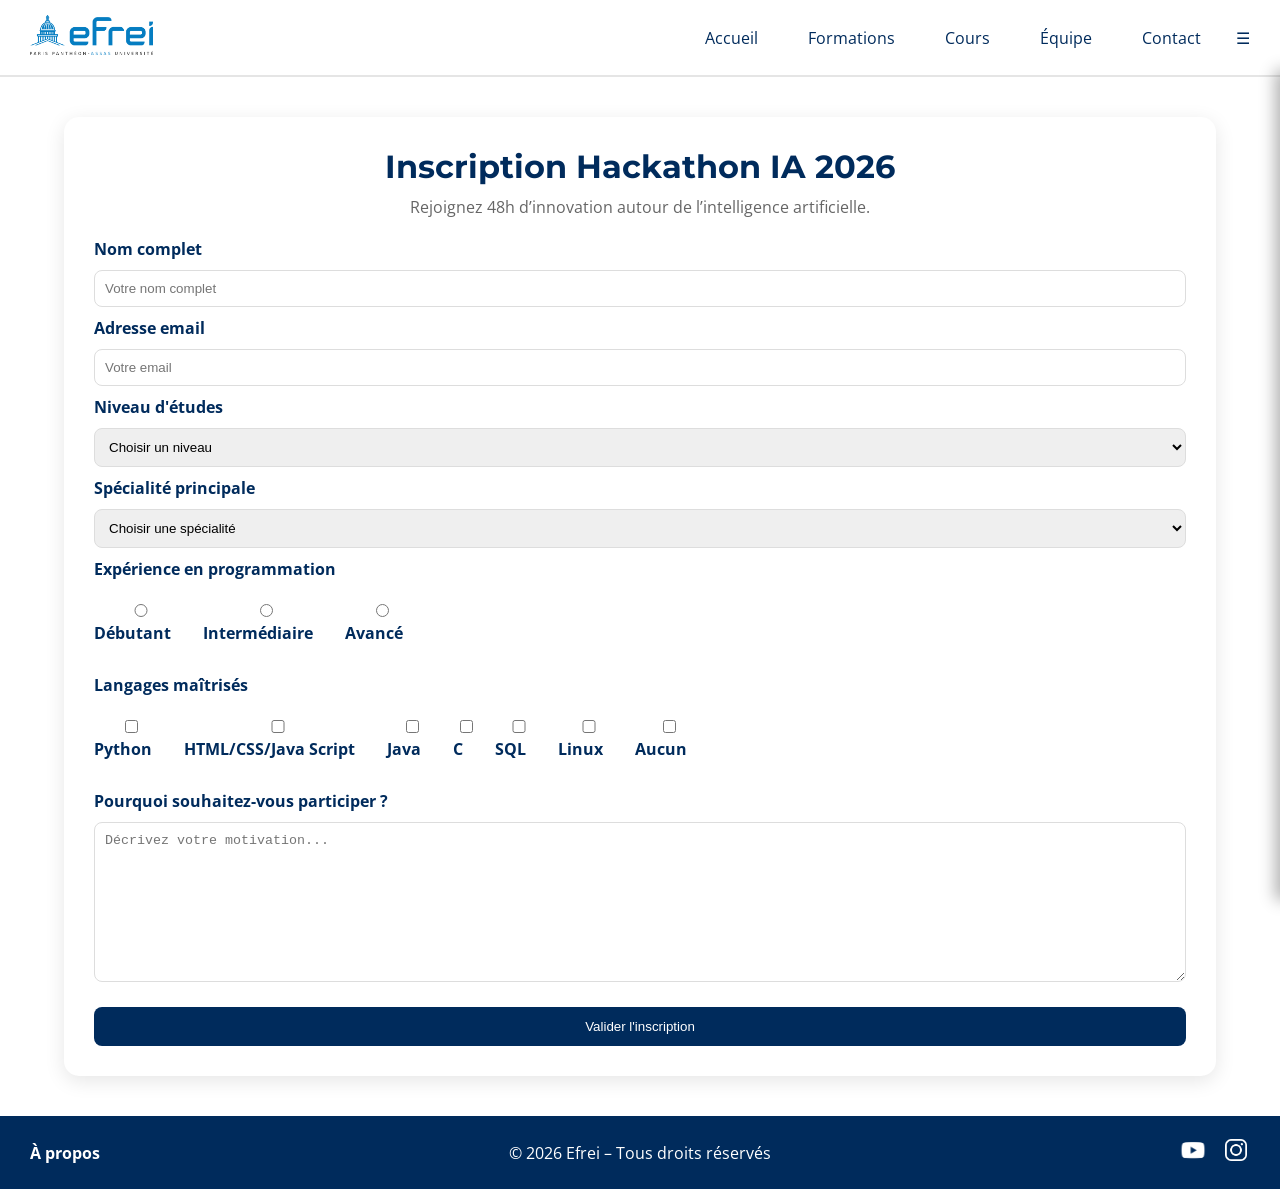
<file: sitewebEfrei/hackathon.html>
<!DOCTYPE html>
<html lang="fr">
<head>
    <meta charset="UTF-8">
    <meta name="viewport" content="width=device-width, initial-scale=1.0">
    <title>Hackathon IA 2026</title>

    <link rel="stylesheet" href="../css/style.css">

    <link href="https://fonts.googleapis.com/css2?family=Montserrat:wght@500;700&family=Open+Sans:wght@300;400&display=swap" rel="stylesheet">
</head>

<body class="hackathon-page">

    <header>
        <div id="sideMenu" class="side-menu">
            <a href="accueil.html">Accueil</a>
            <a href="formations.html">Formations</a>
            <a href="cours.html">Cours</a>
            <a href="equipe.html">Équipe</a>
            <a href="contact.html">Contact</a>
            <a href="apropos.html">À propos</a>
            <a href="hackathon.html">Hackathon</a>
        </div>

        <div class="logo">
            <a href="https://www.efrei.fr" target="_blank">
                <img src="../images/logo.png" alt="Logo">
            </a>
        </div>

        <nav>
            <ul>
                <li><a href="accueil.html">Accueil</a></li>
                <li><a href="formations.html">Formations</a></li>
                <li><a href="cours.html">Cours</a></li>
                <li><a href="equipe.html">Équipe</a></li>
                <li><a href="contact.html">Contact</a></li>
                <li class="menu-icon">☰</li>
            </ul>
        </nav>
    </header>

    <main class="hackathon-page">

        <div class="hackathon-card">

            <h1>Inscription Hackathon IA 2026</h1>

            <p class="subtitle">
                Rejoignez 48h d’innovation autour de l’intelligence artificielle.
            </p>

            <form id="hackathonForm">

                <label>Nom complet</label>
                <input type="text" placeholder="Votre nom complet" required>

                <label>Adresse email</label>
                <input type="email" placeholder="Votre email" required>

                <label>Niveau d'études</label>
                <select required>
                    <option value="">Choisir un niveau</option>
                    <option>Lycée</option>
                    <option>Cycle préparatoire</option>
                    <option>Bachelor</option>
                    <option>Cycle Ingénieur</option>
                    <option>Mastère</option>
                </select>

                <label>Spécialité principale</label>
                <select required>
                    <option value="">Choisir une spécialité</option>
                    <option>Développement Web</option>
                    <option>Intelligence Artificielle</option>
                    <option>Cybersécurité</option>
                    <option>Data Science</option>
                    <option>Cloud Computing</option>
                    <option>Réseaux</option>
                    <option>Systèmes Embarqués</option>
                    <option>Je n'ai pas de spécialité principale</option>
                </select>

                <label>Expérience en programmation</label>

                <div class="radio-group">
                    <label><input type="radio" name="exp" required> Débutant</label>
                    <label><input type="radio" name="exp"> Intermédiaire</label>
                    <label><input type="radio" name="exp"> Avancé</label>
                </div>

                <label>Langages maîtrisés</label>

                <div class="checkbox-group">
                    <label><input type="checkbox" name="langages"> Python</label>
                    <label><input type="checkbox" name="langages"> HTML/CSS/Java Script</label>
                    <label><input type="checkbox" name="langages"> Java</label>
                    <label><input type="checkbox" name="langages"> C</label>
                    <label><input type="checkbox" name="langages"> SQL</label>
                    <label><input type="checkbox" name="langages"> Linux</label>
                    <label><input type="checkbox" name="langages"> Aucun</label>
                </div>

                <label>Pourquoi souhaitez-vous participer ?</label>
                <textarea placeholder="Décrivez votre motivation..." required></textarea>

                <button type="submit">Valider l'inscription</button>

            </form>

        </div>

    </main>

    <div id="overlay" class="overlay"></div>

    <footer>

        <a href="apropos.html" class="footer-about">À propos</a>

        <p>© 2026 Efrei – Tous droits réservés</p>

        <div class="socials">
            <a href="https://www.youtube.com/efrei" target="_blank">
                <img src="../images/youtube.png" alt="YouTube">
            </a>

            <a href="https://www.instagram.com/efrei_paris/" target="_blank">
                <img src="../images/instagram.png" alt="Instagram">
            </a>
        </div>

    </footer>

    <script src="../js/script.js"></script>

</body>
</html>
</file>
<file: css/style.css>
:root {
    --blue: #0A316C;
    --blue-dark: #002b5c;
    --blue-light: #004a9f;
    --grey-bg: #f4f4f4;
    --text-dark: #333;
}

* {
margin: 0;
padding: 0;
box-sizing: border-box;
}

header {
display: flex;
justify-content: space-between;
align-items: center;
padding: 15px 30px;
background: white;
color: var(--blue-dark);
border-bottom: 2px solid #e5e5e5;
}

.logo img {
height: 40px;
cursor: pointer;
}

nav ul {
display: flex;
list-style: none;
}

nav ul li {
margin-left: 20px;
}

nav ul li a {
color: #002b5c;
text-decoration: none;
padding: 8px 15px;
border-radius: 6px;
transition: background 0.3s ease;
}

nav ul li a:hover {
text-decoration: underline;
}

.hero {
text-align: center;
padding: 40px;
}

.hero h1 {
margin-bottom: 30px;
font-size: 32px;
text-align: center;
}

.hero h2 {
    font-size: 20px;
    font-style: italic;
    font-weight: 400;
    color: #555;
}

.carousel {
    position: relative;
    width: 90%;
    max-width: 1000px;
    margin: auto;
    border-radius: 30px;
    overflow: hidden;
    padding-bottom: 0;
}

.dots {
    position: absolute;
    bottom: 12px;
    left: 50%;
    transform: translateX(-50%);

    display: flex;
    gap: 8px;
    z-index: 5;
}

.dot {
    width: 10px;
    height: 10px;
    border-radius: 50%;
    background: rgba(255,255,255,0.5);
    cursor: pointer;
    transition: 0.3s;
}

.dot.active {
    background: white;
    transform: scale(1.2);
}

.slides {
    position: relative;
}

.slides img {
width: 100%;
height: 400px;
object-fit: cover;
display: none;
filter: brightness(0.75) contrast(1.1) saturate(1.1);
}
    

.slides img.active {
display: block;
}

.prev, .next {
    position: absolute;
    top: 50%;
    transform: translateY(-50%);
    background: transparent;
    border: none;
    color: white;
    font-size: 42px;
    cursor: pointer;
    z-index: 20;
    text-shadow: 0 2px 8px rgba(0,0,0,0.8);
    transition: transform 0.2s ease, opacity 0.2s ease;
    opacity: 0.8;
}

.prev:hover, .next:hover {
transform: translateY(-50%) scale(1.3);
}


.prev { left: 10px; }
.next { right: 10px; }

.cards {
display: flex;
justify-content: space-around;
padding: 40px;
}

@media (max-width: 768px) {
    .cards {
        flex-direction: column;
        gap: 20px;
    }

    .card {
        width: 100%;
    }
}

.card {
width: 30%;
padding: 20px;
background: #f4f4f4;
text-align: center;
border-radius: 15px;
}

button {
    margin-top: 10px;
    padding: 10px;
    background: var(--blue-dark);
    color: white;
    border: none;
    cursor: pointer;
    border-radius: 8px;
    transition: 0.3s;
}
.courses {
display: flex;
padding: 40px;
}

.team {
    display: grid;
    grid-template-columns: repeat(4, 1fr);
    gap: 30px;
    padding: 60px 40px;
    max-width: 1200px;
    margin: auto;
}

.teacher {
    background: white;
    border-radius: 18px;
    overflow: hidden;
    text-align: center;
    box-shadow: 0 6px 20px rgba(0,0,0,0.08);
    transition: transform 0.3s ease, box-shadow 0.3s ease;

    display: flex;
    flex-direction: column;
    align-items: center;
}

.teacher:hover {
    transform: translateY(-10px);
    box-shadow: 0 12px 30px rgba(0,0,0,0.15);
}

.teacher h3 {
    margin: 15px 0 5px;
    color: #002b5c;
    font-size: 18px;
}

.teacher p {
    padding: 0 15px;
    font-size: 14px;
    color: #555;
    line-height: 1.5;
}

.teacher button {
    margin: 15px 0 20px;
    padding: 10px 16px;
    background: #002b5c;
    color: white;
    border: none;
    border-radius: 8px;
    cursor: pointer;

    transition: 0.3s ease;
    font-weight: bold;
}

.teacher button:hover {
    background: #004a9f;
    transform: scale(1.05);
}

@media (max-width: 1024px) {
    .team {
        grid-template-columns: repeat(2, 1fr);
    }
}

@media (max-width: 600px) {
    .team {
        grid-template-columns: 1fr;
    }
}

.popup-img {
    width: 120px;
    height: 120px;
    border-radius: 50%;
    object-fit: cover;
    display: block;
    margin: 0 auto 15px auto;
}

.popup-subject {
    font-weight: bold;
    color: #002b5c;
    margin-bottom: 10px;
}

.popup-btn {
    display: inline-block;
    margin-top: 15px;
    padding: 10px 15px;
    background: #002b5c;
    color: white;
    text-decoration: none;
    border-radius: 6px;
}

.contact {
display: flex;
padding: 40px;
}

.contact form {
width: 50%;
display: flex;
flex-direction: column;
}

.contact input,
.contact textarea {
margin-bottom: 10px;
padding: 10px;
}

.about {
width: 50%;
padding-left: 20px;
}

footer {
    position: relative;
    display: flex;
    align-items: center;
    padding: 20px 30px;
    background: var(--blue-dark);
    color: white;
}

footer p {
position: absolute;
left: 50%;
transform: translateX(-50%);
}

.teacher img {
    width: 100%;
    height: 220px;
    object-fit: cover;
    object-position: center 25%;
    border-radius: 0;
}

.teacher:nth-child(1) img {
    object-position: center 10%;
}

.teacher:nth-child(5) img {
    object-position: center 20%;
}

.teacher:nth-child(9) img {
    object-position: center 20%;
}

.teacher:nth-child(11) img {
    object-position: center 20%;
}

html, body {
    height: 100%;
}

body {
    display: flex;
    flex-direction: column;
    font-family: 'Open Sans', sans-serif;
}

h1, h2, h3 {
    font-family: 'Montserrat', sans-serif;
    color: var(--blue-dark);
}

main, section {
    flex: 1;
}

.card {
    transition: transform 0.3s ease;
    background: var(--grey-bg)
}

.card button {
    padding: 12px 18px;
    font-weight: bold;
}

.card:hover {
transform: translateY(-10px);
}

@media (max-width: 768px) {
nav ul {
flex-direction: column;
display: none;
}

nav.active ul {
display: flex;
}
}

/* POPUP */
.popup {
display: none;
position: fixed;
top: 0;
left: 0;
width: 100%;
height: 100%;
background: rgba(0,0,0,0.7);
justify-content: center;
align-items: center;
z-index: 1000;
}

.popup-content {
background: white;
padding: 30px;
width: 60%;
max-width: 600px;
border-radius: 12px;
text-align: center;
position: relative;
animation: popupFade 0.3s ease;
text-align: center;
}

.popup-content h2 {
margin-bottom: 15px;
color: #002b5c;
}

.popup-content p {
line-height: 1.6;
}

.close {
position: absolute;
top: 15px;
right: 20px;
font-size: 28px;
cursor: pointer;
color: #333;
}

@keyframes popupFade {
from {
transform: scale(0.8);
opacity: 0;
}
to {
transform: scale(1);
opacity: 1;
}
}

button:hover {
    transform: scale(1.05);
    background: #81ECEC;
    color: #002b5c;
}

.logo img {
height: 40px;
cursor: pointer;
transition: transform 0.3s ease;
}

nav ul li a:hover {
background: rgba(255,255,255,0.2);
}

.side-menu {
position: fixed;
top: 70px;
right: -250px;
width: 250px;
height: calc(100% - 70px);
background: #002b5c;
padding-top: 20px;
display: flex;
flex-direction: column;
transition: right 0.3s ease;
z-index: 2000;
box-shadow: -5px 0 15px rgba(0,0,0,0.3);
transition: right 0.35s ease;
}

.side-menu a {
color: white;
padding: 15px 20px;
text-decoration: none;
border-bottom: 1px solid rgba(255,255,255,0.2);
}

.side-menu a:hover {
background: rgba(255,255,255,0.2);
}

.side-menu.active {
right: 0;
}

.overlay {
position: fixed;
top: 0;
left: 0;
width: 100%;
height: 100%;
background: rgba(0,0,0,0.5);
opacity: 0;
pointer-events: none;
transition: 0.3s;
z-index: 1500;
}

.overlay.active {
opacity: 1;
pointer-events: auto;
}

.menu-icon:hover {
box-shadow: 0 4px 10px rgba(0,0,0,0.3);
transform: translateY(-2px);
}

nav ul li a,
.menu-icon {
user-select: none;
}

.socials {
margin-left: auto;
display: flex;
gap: 15px;
}

.socials img {
width: 28px;
height: 28px;
transition: transform 0.3s ease, opacity 0.3s ease;
cursor: pointer;
}

.socials img:hover {
transform: scale(1.2);
opacity: 0.8;
}

.team-title {
    text-align: center;
    font-size: 36px;
    margin: 40px 0 0px;
    color: #002b5c;
    font-weight: bold;
}

.contact-card {
    flex: 1;
    background: white;
    padding: 30px;
    border-radius: 15px;
    box-shadow: 0 5px 20px rgba(0,0,0,0.1);
}

.contact-card h1 {
    color: #002b5c;
    margin-bottom: 10px;
}

.subtitle {
    margin-bottom: 20px;
    color: #666;
}

.contact-card form {
    display: flex;
    flex-direction: column;
}

.contact-card label {
    margin-top: 10px;
    margin-bottom: 5px;
    font-weight: bold;
    color: #002b5c;
}

.contact-card input,
.contact-card textarea {
    padding: 10px;
    border-radius: 8px;
    border: 1px solid #ddd;
}

.contact-card textarea {
    min-height: 120px;
    resize: none;
}

.contact-card button {
    margin-top: 20px;
    padding: 12px;
    background: #002b5c;
    color: white;
    border: none;
    border-radius: 8px;
    cursor: pointer;
    transition: 0.3s;
}

.contact-card button:hover {
    background: #004a9f;
}

.contact-info {
    flex: 1;
    padding: 30px;
}

.contact-info h2 {
    color: #002b5c;
    margin-bottom: 10px;
}

.info-box {
    margin-top: 20px;
    padding: 20px;
    background: #f4f4f4;
    border-radius: 10px;
}


.footer-about {
    position: absolute;
    left: 30px;
    color: white;
    text-decoration: none;
    font-weight: bold;
    transition: 0.2s;
}

.footer-about:hover {
    text-decoration: underline;
}

.footer-about:hover {
    transform: translateY(-2px);
}

.about-page {
    padding: 50px;
    max-width: 1000px;
    margin: auto;
}

.about-content h2 {
    color: #002b5c;
    margin-top: 30px;
}

.about-content p {
    margin-top: 10px;
    line-height: 1.6;
    color: #444;
}

.about-team {
    display: flex;
    gap: 20px;
    margin-top: 20px;
    flex-wrap: wrap;
}

.about-card {
    flex: 1;
    min-width: 250px;
    background: #f4f4f4;
    padding: 20px;
    border-radius: 10px;
    text-align: center;
}

.contact-card {
    flex: 3;
    background: white;
    padding: 30px;

    border-radius: 15px;
    box-shadow: 0 5px 20px rgba(0,0,0,0.1);

    max-width: 800px; /
}


.contact-info {
    flex: 1;
    padding: 30px;
}


.contact-card input {
    width: 100%;
}


.contact-card textarea {
    width: 100%;
    min-height: 200px;   
    resize: vertical;   
}


.contact-card button {
    width: 100%;
    margin-top: 15px;
}

.contact-card form {
    display: flex;
    flex-direction: column;
    gap: 10px;
}


.contact-card h1 {
    margin-bottom: 10px;
}

.contact-card label {
    margin-top: 10px;
}

.about-image {
    display: block;
    width: 100%;
    max-width: 900px;
    height: auto;
    margin: 20px auto 40px auto;

    border-radius: 12px;
    box-shadow: 0 8px 25px rgba(0,0,0,0.15);
}

.about-page {
    padding: 40px 20px;
    max-width: 1200px; 
    margin: auto;
}

.about-content {
    width: 100%;
}

.about-content p {
    text-align: justify;
}

.planning {
    width: 100%;
    max-width: 1800px;
    margin: 40px auto;
    border-collapse: collapse;
    font-size : 20px;
    border-spacing: 0;
    box-shadow: 0 12px 30px rgba(0,0,0,0.08);
    border-radius: 15px;
    overflow: hidden;
}

.planning th,
.planning td {
    border: 1px solid #ddd;
    padding: 35px 25px;
    text-align: center;
}

.planning th {
    background: #002b5c;
    color: white;
    font-size: 15px;
}

.planning td {
    background: #f9f9f9;
}

.planning td:first-child {
    white-space: nowrap;
}

.course {
    border-radius: 8px;
    transition: transform 0.2s ease, filter 0.2s ease;
    text-align: center;
    cursor: pointer;
}

.course.web {
    background: #81ECEC;
    color: #002b5c;
}

.course.bdd {
    background: #b9e7ff;
    color: #002b5c;
}

.course.reseaux {
    background: #6390d3; 
    color: black;
}

.course.projet {
    background: #d6f5ff;
    color: #002b5c;
}

.course.libre {
    background: #FDCB6E;
    color: #4a3200;
}

.course:hover {
    transform: scale(1.05);
    filter: brightness(1.05);
}

.planning-title {
    text-align: center;
    margin: 30px 0;
    color: #002b5c;
}

.planning-header {
    text-align: center;
    margin-top: 30px;
    margin-bottom: 20px;
}

.planning-header p {
    color: #666;
}

.planning tr:hover td {
    background: #dbe6ff;
    transition: 0.2s;
}

.planning-header .info-planning {
    text-align: center;
    color: #aa4a06 !important;
    margin-bottom: 15px;
    font-style: italic;
}

.today {
    text-align: center;
    margin-top: 10px;
    font-weight: bold;
    color: #0f3663;
}
.stats {
    padding: 70px 20px;
    background: linear-gradient(135deg, #002b5c, #0A316C);
    text-align: center;
    color: white;
}

.stats-title {
    font-size: 34px;
    margin-bottom: 40px;
    color: white;
}

.stats-container {
    display: flex;
    justify-content: center;
    gap: 25px;
    flex-wrap: wrap;
}

.stat-card {
    background: rgba(255,255,255,0.08);
    backdrop-filter: blur(6px);

    padding: 30px 25px;
    border-radius: 18px;

    min-width: 220px;

    box-shadow: 0 8px 25px rgba(0,0,0,0.15);

    transition: 0.3s ease;
}

.stat-card:hover {
    transform: translateY(-8px);
    background: rgba(255,255,255,0.15);
}

.stat-number {
    display: block;
    font-size: 42px;
    font-weight: bold;
    margin-bottom: 10px;
    color: var(--white);
}

.stat-card p {
    font-size: 16px;
    color: white;
}

.resume {
    color: #6b686f;
    text-align: center;
    margin-top: 20px;
    font-weight: bold;

    background: #d3c1ff;
    padding: 15px;
    border-radius: 12px;
    display: inline-block;
}

.news-section {
    padding: 60px 40px;
    text-align: center;
}

.news-container {
    display: flex;
    gap: 25px;
    justify-content: center;
    flex-wrap: wrap;
    margin-top: 30px;
}

.news-card {
    background: white;
    padding: 25px;
    border-radius: 15px;
    width: 300px;
    box-shadow: 0 5px 20px rgba(0,0,0,0.08);
    transition: 0.3s;
}

.news-card:hover {
    transform: translateY(-8px);
}

.quick-links {
    text-align: center;
    padding: 60px 20px;
    background: #f4f7fc;
}

.quick-buttons {
    display: flex;
    justify-content: center;
    gap: 20px;
    flex-wrap: wrap;
    margin-top: 25px;
}

.quick-btn {
    background: #002b5c;
    color: white;
    padding: 15px 25px;
    border-radius: 10px;
    text-decoration: none;
    font-weight: bold;
    transition: 0.3s;
}

.quick-btn:hover {
    background: #004a9f;
    transform: scale(1.05);
}

.news-btn {
    display: inline-block;
    margin-top: 15px;
    padding: 10px 18px;

    background: #002b5c;
    color: white;

    text-decoration: none;
    border-radius: 8px;

    font-size: 14px;
    font-weight: bold;

    transition: 0.3s;
}

.news-btn:hover {
    background: #004a9f;
    transform: scale(1.05);
}

.contact-card select {
    width: 100%;
    padding: 10px;
    border-radius: 8px;
    border: 1px solid #ddd;
    margin-bottom: 10px;
}

.radio-group,
.checkbox-group {
    display: flex;
    flex-wrap: wrap;
    gap: 15px;
    margin: 10px 0 20px;
}

.radio-group label,
.checkbox-group label {
    font-weight: normal;
    color: #333;
}

.formations-page {
    padding: 40px 20px;
    max-width: 1400px;
    margin: auto;
}

.formations-hero {
    text-align: center;
    margin-bottom: 60px;
}

.formations-hero h1 {
    font-size: 42px;
    color: #002b5c;
    margin-bottom: 20px;
}

.formations-hero p {
    max-width: 900px;
    margin: auto;
    font-size: 18px;
    line-height: 1.8;
    color: #555;
}

.formations-title {
    text-align: center;
    margin-bottom: 40px;
    font-size: 32px;
    color: #002b5c;
}

.formations-section {
    margin-bottom: 70px;
}

.formations-grid {
    display: grid;
    grid-template-columns: repeat(auto-fit, minmax(320px, 1fr));
    gap: 30px;
}

.formation-card {
    background: white;
    padding: 30px;
    border-radius: 18px;
    box-shadow: 0 6px 20px rgba(0,0,0,0.08);

    transition: 0.3s;
}

.formation-card:hover {
    transform: translateY(-8px);
    box-shadow: 0 12px 30px rgba(0,0,0,0.15);
}

.formation-card h3 {
    color: #002b5c;
    margin-bottom: 15px;
}

.formation-card h4 {
    margin-top: 20px;
    margin-bottom: 10px;
    color: #004a9f;
}

.formation-card p {
    color: #555;
    line-height: 1.7;
}

.formation-card ul {
    padding-left: 20px;
    margin-top: 10px;
}

.formation-card li {
    margin-bottom: 8px;
    color: #444;
}

.formations-projects {
    margin-bottom: 50px;
}

.project-box {
    background: #f4f4f4;
    padding: 35px;
    border-radius: 18px;
    line-height: 1.8;
    color: #444;
    box-shadow: 0 5px 15px rgba(0,0,0,0.05);
}

@media (max-width: 768px) {

    .formations-hero h1 {
        font-size: 32px;
    }

    .formations-title {
        font-size: 26px;
    }

}

.research-container {
    display: flex;
    gap: 40px;
    justify-content: center;
    align-items: flex-start;

    max-width: 1400px;
    margin: 60px auto;
    padding: 0 30px;

    flex-wrap: wrap;
}

.expertise,
.research {
    flex: 1;
    min-width: 320px;

    background: white;
    padding: 35px;

    border-radius: 18px;
    box-shadow: 0 6px 20px rgba(0,0,0,0.08);
}

.expertise h2,
.research h2 {
    text-align: center;
    margin-bottom: 30px;
    color: #002b5c;
}


.expertise-grid {
    display: grid;
    grid-template-columns: repeat(2, 1fr);
    gap: 20px;
}

.expertise-card {
    background: #f4f7fc;
    padding: 20px;
    border-radius: 14px;

    transition: 0.3s;
}

.expertise-card:hover {
    transform: translateY(-5px);
    box-shadow: 0 8px 20px rgba(0,0,0,0.08);
}

.expertise-card h3 {
    margin-bottom: 10px;
    color: #002b5c;
}

.expertise-card p {
    color: #555;
    line-height: 1.6;
}

.research ul {
    padding-left: 20px;
}

.research li {
    margin-bottom: 18px;
    color: #444;
    line-height: 1.7;
}

@media (max-width: 900px) {

    .research-container {
        flex-direction: column;
    }

    .expertise-grid {
        grid-template-columns: 1fr;
    }

}

.campus-life,
.partnerships {
    padding: 60px 40px;
    max-width: 1200px;
    margin: auto;
}

.campus-life h2,
.partnerships h2 {
    text-align: center;
    color: #002b5c;
    margin-bottom: 30px;
}

.campus-grid {
    display: grid;
    grid-template-columns: repeat(2, 1fr);
    gap: 25px;
}

.campus-card {
    background: #f4f7fc;
    padding: 25px;
    border-radius: 12px;
    box-shadow: 0 5px 15px rgba(0,0,0,0.08);
    transition: 0.3s;
}

.campus-card:hover {
    transform: translateY(-5px);
}


.partnerships {
    padding: 60px 40px;
    max-width: 1100px;
    margin: auto;
    text-align: center;
}

.partnerships h2 {
    color: #002b5c;
    margin-bottom: 15px;
    font-size: 32px;
}

.partners-intro {
    max-width: 800px;
    margin: 0 auto 40px auto;
    color: #555;
    line-height: 1.6;
}

.partners-grid {
    display: grid;
    grid-template-columns: repeat(3, 1fr);
    gap: 25px;
}

.partner-card {
    background: white;
    padding: 25px;
    border-radius: 15px;
    box-shadow: 0 6px 18px rgba(0,0,0,0.08);
    transition: 0.3s ease;
}

.partner-card:hover {
    transform: translateY(-6px);
    box-shadow: 0 12px 25px rgba(0,0,0,0.15);
}

.partner-card h3 {
    color: #002b5c;
    margin-bottom: 10px;
}

.partner-card p {
    color: #555;
    font-weight: 500;
}

@media (max-width: 900px) {
    .partners-grid {
        grid-template-columns: 1fr;
    }
}

.career {
    padding: 60px 40px;
    max-width: 1200px;
    margin: auto;
    text-align: center;
}

.career h2 {
    color: #002b5c;
    margin-bottom: 40px;
}

.career-grid {
    display: grid;
    grid-template-columns: repeat(3, 1fr);
    gap: 25px;
}

.career-card {
    background: #f4f7fc;
    padding: 25px;
    border-radius: 15px;
    box-shadow: 0 5px 15px rgba(0,0,0,0.08);
    transition: 0.3s;
}

.career-card:hover {
    transform: translateY(-6px);
}

.career-card h3 {
    color: #002b5c;
    margin-bottom: 10px;
}

.career-card p {
    color: #555;
    line-height: 1.6;
}

@media (max-width: 900px) {
    .career-grid {
        grid-template-columns: 1fr;
    }
}

.contact-card {
    flex: 2;
    background: white;
    padding: 30px;

    border-radius: 15px;
    box-shadow: 0 5px 20px rgba(0,0,0,0.1);
}


.contact-card h1 {
    color: #002b5c;
    margin-bottom: 10px;
}


.subtitle {
    margin-bottom: 20px;
    color: #666;
}


.contact-card form {
    display: flex;
    flex-direction: column;
    gap: 10px;
}

.contact-card label {
    font-weight: bold;
    color: #002b5c;
}

.contact-card input,
.contact-card textarea {
    padding: 10px;
    border-radius: 8px;
    border: 1px solid #ddd;
}

.contact-card textarea {
    min-height: 180px;
    resize: vertical;
}

.contact-card button {
    margin-top: 15px;
    padding: 12px;
    background: #002b5c;
    color: white;
    border: none;
    border-radius: 8px;
    cursor: pointer;
}

.contact-info {
    flex: 1;
    padding: 20px;
}

.contact-info h2 {
    color: #002b5c;
    margin-bottom: 20px;
}

.info-box {
    background: #f4f7fc;
    padding: 20px;
    border-radius: 12px;
    margin-bottom: 15px;
    transition: 0.3s;
}

.info-box:hover {
    transform: translateY(-5px);
}

.info-box h3 {
    color: #002b5c;
    margin-bottom: 10px;
}


.contact-header {
    text-align: center;
    padding: 60px 20px 20px 20px;
    max-width: 900px;
    margin: auto;
}

.contact-header h1 {
    color: #002b5c;
    font-size: 36px;
    margin-bottom: 10px;
}

.contact-header p {
    color: #555;
    line-height: 1.6;
}

.contact-container {
    display: flex;
    gap: 40px;
    justify-content: center;
    align-items: flex-start;

    max-width: 1400px;
    margin: 40px auto;
    padding: 0 20px;
}

.contact-card {
    flex: 2;
    background: white;
    padding: 30px;
    border-radius: 15px;
    box-shadow: 0 6px 20px rgba(0,0,0,0.08);
}

.contact-card h2 {
    color: #002b5c;
    margin-bottom: 10px;
}

.subtitle {
    color: #666;
    margin-bottom: 20px;
}

.contact-card form {
    display: flex;
    flex-direction: column;
    gap: 10px;
}

.contact-card label {
    font-weight: bold;
    color: #002b5c;
}

.contact-card input,
.contact-card textarea {
    padding: 10px;
    border-radius: 8px;
    border: 1px solid #ddd;
}

.contact-card textarea {
    min-height: 160px;
    resize: vertical;
}

.contact-card button {
    background: #002b5c;
    color: white;
    padding: 12px;
    border: none;
    border-radius: 8px;
    cursor: pointer;
}

.contact-info {
    flex: 1;
}

.info-box {
    background: #f4f7fc;
    padding: 20px;
    border-radius: 12px;
    margin-bottom: 15px;
    transition: 0.3s;
}

.info-box:hover {
    transform: translateY(-5px);
}

.info-box h3 {
    color: #002b5c;
    margin-bottom: 10px;
}

.info-box p {
    color: #444;
    line-height: 1.6;
}


.map-placeholder {
    margin-top: 10px;
    height: 150px;
    background: #ddd;
    border-radius: 10px;
    display: flex;
    align-items: center;
    justify-content: center;
    color: #555;
    font-size: 14px;
}

/* RESPONSIVE */
@media (max-width: 900px) {
    .contact-container {
        flex-direction: column;
    }
}

.contact-info-bottom {
    max-width: 900px;
    margin: 40px auto;
    padding: 0 20px;

    display: flex;
    flex-direction: column;
    gap: 20px;
}

.info-box {
    text-align: center;
}

.info-box p {
    line-height: 1.8;
}

.accordion-btn {
    width: 100%;
    padding: 12px;
    margin-top: 10px;

    background: #002b5c;
    color: white;

    border: none;
    border-radius: 8px;

    cursor: pointer;
    text-align: left;

    transition: 0.3s;
}

.accordion-btn:hover {
    background: #004a9f;
}

.accordion-content {
    display: none;

    padding: 15px;
    background: #f4f7fc;

    border-radius: 8px;
    margin-top: 5px;
}

.map-container iframe {
    box-shadow: 0 6px 20px rgba(0,0,0,0.1);
}

.contact-info-bottom {
    display: grid;
    grid-template-columns: repeat(3, 1fr);
    gap: 25px;

    max-width: 1400px;
    margin: 60px auto;
    padding: 0 20px;
}

.contact-info-bottom .info-box:last-child {
    grid-column: 1 / -1;
}

@media (max-width: 1000px) {
    .contact-info-bottom {
        grid-template-columns: 1fr;
    }

    .contact-info-bottom .info-box:last-child {
        grid-column: auto;
    }
}

.info-box {
    background: white;
    border-radius: 15px;
    padding: 25px;

    box-shadow: 0 6px 18px rgba(0,0,0,0.08);
    transition: 0.3s ease;
}

.info-box:hover {
    transform: translateY(-5px);
}

.contact-header {
    margin-bottom: 30px;
}

.contact-container {
    margin-bottom: 40px;
}

.card-link-btn {
    display: inline-block;
    margin-top: 10px;
    padding: 12px 18px;

    background: var(--blue-dark);
    color: white;

    border: none;
    border-radius: 8px;

    text-decoration: none;

    font: inherit;
    font-weight: normal;

    cursor: pointer;
    transition: 0.3s ease;
}

.card-link-btn:hover {
    transform: scale(1.05);
    background: #81ECEC;
    color: #002b5c;
}

.visually-hidden {
    position: absolute;
    width: 1px;
    height: 1px;
    padding: 0;
    margin: -1px;
    overflow: hidden;
    clip: rect(0,0,0,0);
    border: 0;
}

.map-container iframe {
    width: 100%;
    border: 0;
    border-radius: 12px;
    margin-top: 15px;
}

.today-badge {
    display: inline-block;
    padding: 10px 18px;
    background: rgba(129,236,236,0.15);
    border: 1px solid rgba(129,236,236,0.4);
    border-radius: 30px;
    color: var(--blue-light);
    font-weight: bold;
    margin-top: 20px;
}

.planning-layout {
    display: flex;
    align-items: flex-start;
    gap: 30px;
    margin-top: 30px;
}
.planning-stats {
    display: flex;
    flex-direction: column;
    gap: 15px;
    width: 220px;
    flex-shrink: 0;
}
.planning-stats .stat-card {
    min-width: unset;
    width: 100%;
    padding: 18px 15px;
    border-radius: 14px;
    background: linear-gradient(135deg, #81ECEC, #0A316C);
    color : white;
    display: flex;
    flex-direction: column;
    justify-content: center;
    align-items: center;
    text-align: center;
}

.planning-stats .stat-number {
    font-size: 32px;
}
.planning-stats .stat-label {
    font-size: 15px;
}
.planning {
    flex: 1;
    margin: 0;
}

.courses {
    width: 100%;
    padding: 40px 20px;
}

.planning-top {
    max-width: 1600px;
    margin: 0 auto;
}

.planning-header {
    text-align: center;
    margin-bottom: 40px;
}

.planning-header h1 {
    font-size: 42px;
    margin-bottom: 15px;
}

.planning-subtitle {
    font-size: 18px;
    color: #666;
    margin-bottom: 15px;
}

.info-planning {
    margin-top: 15px;
}

.planning-layout {
    display: flex;
    justify-content: center;
    align-items: center;
    gap: 30px;
    align-items: stretch;
}

.planning {
    flex: 1;
    max-width: 1200px;
}

.planning-summary {
    text-align: center;
    margin-top: 25px;
}

@media (max-width: 1200px) {

    .planning-stats {
        width: 100%;
        max-width: 700px;

        flex-direction: row;
        flex-wrap: wrap;
        justify-content: center;
    }

    .planning-stats .stat-card {
        width: 220px;
    }

    .planning {
        width: 100%;
        overflow-x: auto;
        display: block;
    }
}

.planning-summary {
    display: flex;
    justify-content: center;
    gap: 20px;
    flex-wrap: wrap;

    margin-top: 25px;
    margin-bottom: 35px;
}

.summary-item {
    background: #0A316C;
    padding: 14px 22px;

    border-radius: 12px;

    box-shadow: 0 5px 15px rgba(0,0,0,0.08);

    color: white;
    font-size: 15px;
}

.summary-item strong {
    color: white;
}

.planning-stats {
    display: flex;
    flex-direction: column;
    gap: 15px;
    width: 220px;
    justify-content: center;
}

.planning {
    flex: 1;
}

@media (max-width: 1200px) {
    .planning-layout {
        flex-direction: column;
        align-items: center;
    }

    .planning-stats {
        flex-direction: row;
        width: auto;
    }
}


.contact-card {
    width: 100%;
    max-width: 1100px;
    margin: auto;
}

.contact-card h2,
.contact-card .subtitle {
    text-align: center;
}


.hackathon-card {
    width: 90%;
    max-width: 1400px;
    margin: 40px auto;
    background: white;
    padding: 30px;
    border-radius: 15px;
    box-shadow: 0 5px 20px rgba(0,0,0,0.1);
}

.hackathon-card form {
    display: flex;
    flex-direction: column;
    gap: 10px;
}

.hackathon-card label {
    font-weight: bold;
    color: #002b5c;
}

.hackathon-card input,
.hackathon-card textarea,
.hackathon-card select {
    width: 100%;
    padding: 10px;
    border-radius: 8px;
    border: 1px solid #ddd;
}

.hackathon-card textarea {
    min-height: 160px;
    resize: vertical;
}

.hackathon-card button {
    width: 100%;
    margin-top: 15px;
    padding: 12px;
    background: #002b5c;
    color: white;
    border: none;
    border-radius: 8px;
    cursor: pointer;
}

.hackathon-card h1 {
    color: #002b5c;
    margin-bottom: 10px;
}

.hackathon-card h1,
.hackathon-card .subtitle {
    text-align: center;
}
</file>
